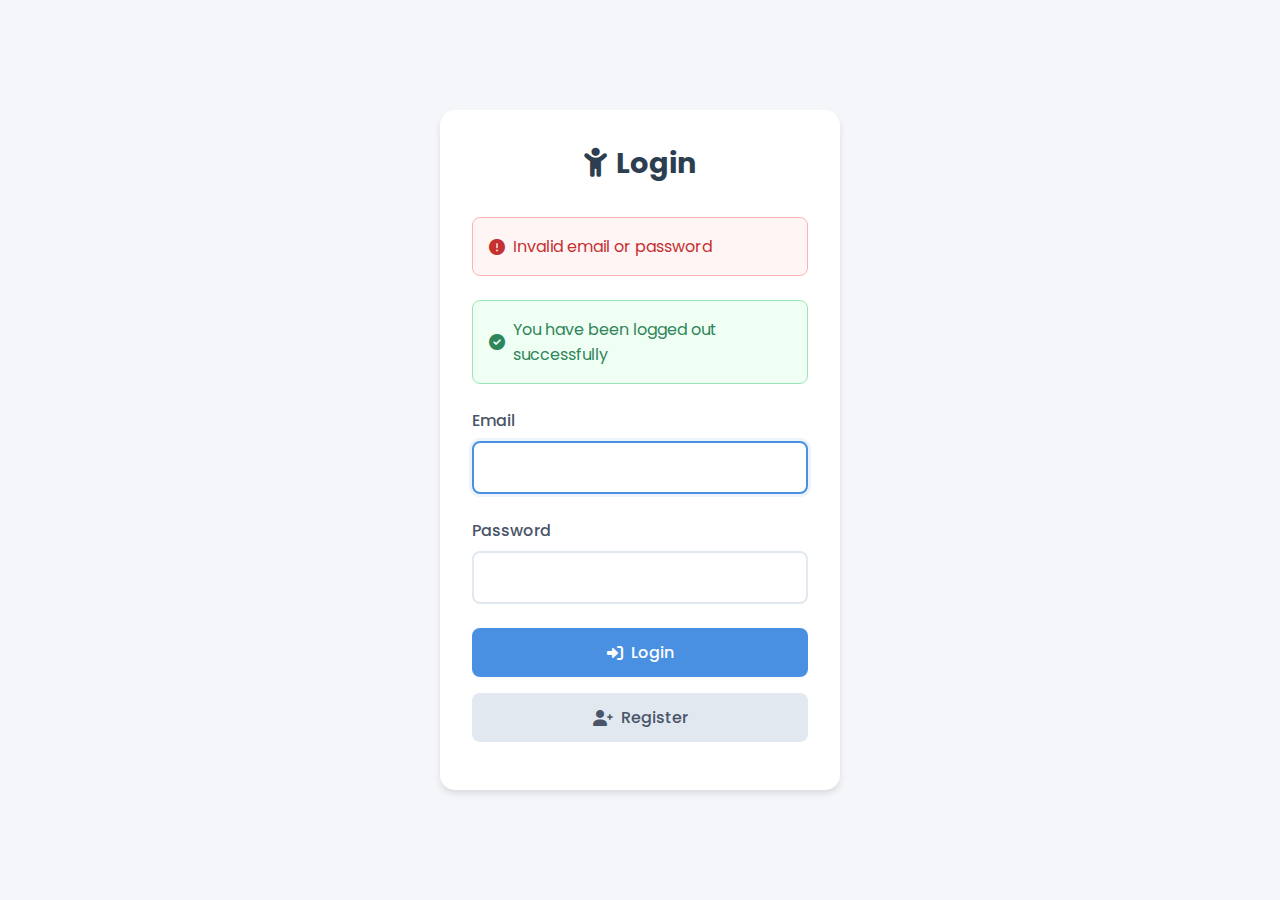
<file: src/main/resources/templates/login.html>
<!DOCTYPE html>
<html xmlns:th="http://www.thymeleaf.org">
<head>
    <title>Login - Daycare Manager</title>
    <link href="https://fonts.googleapis.com/css2?family=Poppins:wght@300;400;500;600&display=swap" rel="stylesheet">
    <link rel="stylesheet" href="https://cdnjs.cloudflare.com/ajax/libs/font-awesome/6.0.0/css/all.min.css">
    <style>
        * {
            margin: 0;
            padding: 0;
            box-sizing: border-box;
            font-family: 'Poppins', sans-serif;
        }

        body {
            background-color: #f5f6fa;
            min-height: 100vh;
            display: flex;
            align-items: center;
            justify-content: center;
        }

        .login-container {
            background: white;
            padding: 2rem;
            border-radius: 15px;
            box-shadow: 0 4px 6px rgba(0, 0, 0, 0.1);
            width: 100%;
            max-width: 400px;
            margin: 1rem;
        }

        .login-header {
            text-align: center;
            margin-bottom: 2rem;
        }

        .login-header h1 {
            color: #2c3e50;
            font-size: 1.8rem;
            margin-bottom: 0.5rem;
            display: flex;
            align-items: center;
            justify-content: center;
            gap: 0.5rem;
        }

        .form-group {
            margin-bottom: 1.5rem;
        }

        label {
            display: block;
            color: #4a5568;
            margin-bottom: 0.5rem;
            font-weight: 500;
        }

        input {
            width: 100%;
            padding: 0.75rem 1rem;
            border: 2px solid #e2e8f0;
            border-radius: 8px;
            font-size: 1rem;
            transition: all 0.3s;
        }

        input:focus {
            outline: none;
            border-color: #4a90e2;
            box-shadow: 0 0 0 3px rgba(74, 144, 226, 0.1);
        }

        .alert {
            padding: 1rem;
            border-radius: 8px;
            margin-bottom: 1.5rem;
            display: flex;
            align-items: center;
            gap: 0.5rem;
        }

        .alert-error {
            background-color: #fff5f5;
            color: #c53030;
            border: 1px solid #feb2b2;
        }

        .alert-success {
            background-color: #f0fff4;
            color: #2f855a;
            border: 1px solid #9ae6b4;
        }

        .btn {
            width: 100%;
            padding: 0.75rem 1.5rem;
            border-radius: 8px;
            font-weight: 500;
            cursor: pointer;
            display: flex;
            align-items: center;
            justify-content: center;
            gap: 0.5rem;
            transition: all 0.3s;
            text-decoration: none;
            border: none;
            font-size: 1rem;
            margin-bottom: 1rem;
        }

        .btn-primary {
            background: #4a90e2;
            color: white;
        }

        .btn-secondary {
            background: #e2e8f0;
            color: #4a5568;
        }

        .btn:hover {
            transform: translateY(-1px);
        }

        .btn-primary:hover {
            background: #357abd;
        }

        .btn-secondary:hover {
            background: #cbd5e0;
        }
    </style>
</head>
<body>
    <div class="login-container">
        <div class="login-header">
            <h1>
                <i class="fas fa-child"></i>
                Login
            </h1>
        </div>

        <div th:if="${param.error}" class="alert alert-error">
            <i class="fas fa-exclamation-circle"></i>
            Invalid email or password
        </div>

        <div th:if="${param.logout}" class="alert alert-success">
            <i class="fas fa-check-circle"></i>
            You have been logged out successfully
        </div>

        <form th:action="@{/login}" method="post">
            <div class="form-group">
                <label for="username">Email</label>
                <input type="email" id="username" name="username" required autofocus>
            </div>

            <div class="form-group">
                <label for="password">Password</label>
                <input type="password" id="password" name="password" required>
            </div>

            <button type="submit" class="btn btn-primary">
                <i class="fas fa-sign-in-alt"></i>
                Login
            </button>

            <a href="/register" class="btn btn-secondary">
                <i class="fas fa-user-plus"></i>
                Register
            </a>
        </form>
    </div>
</body>
</html>
</file>
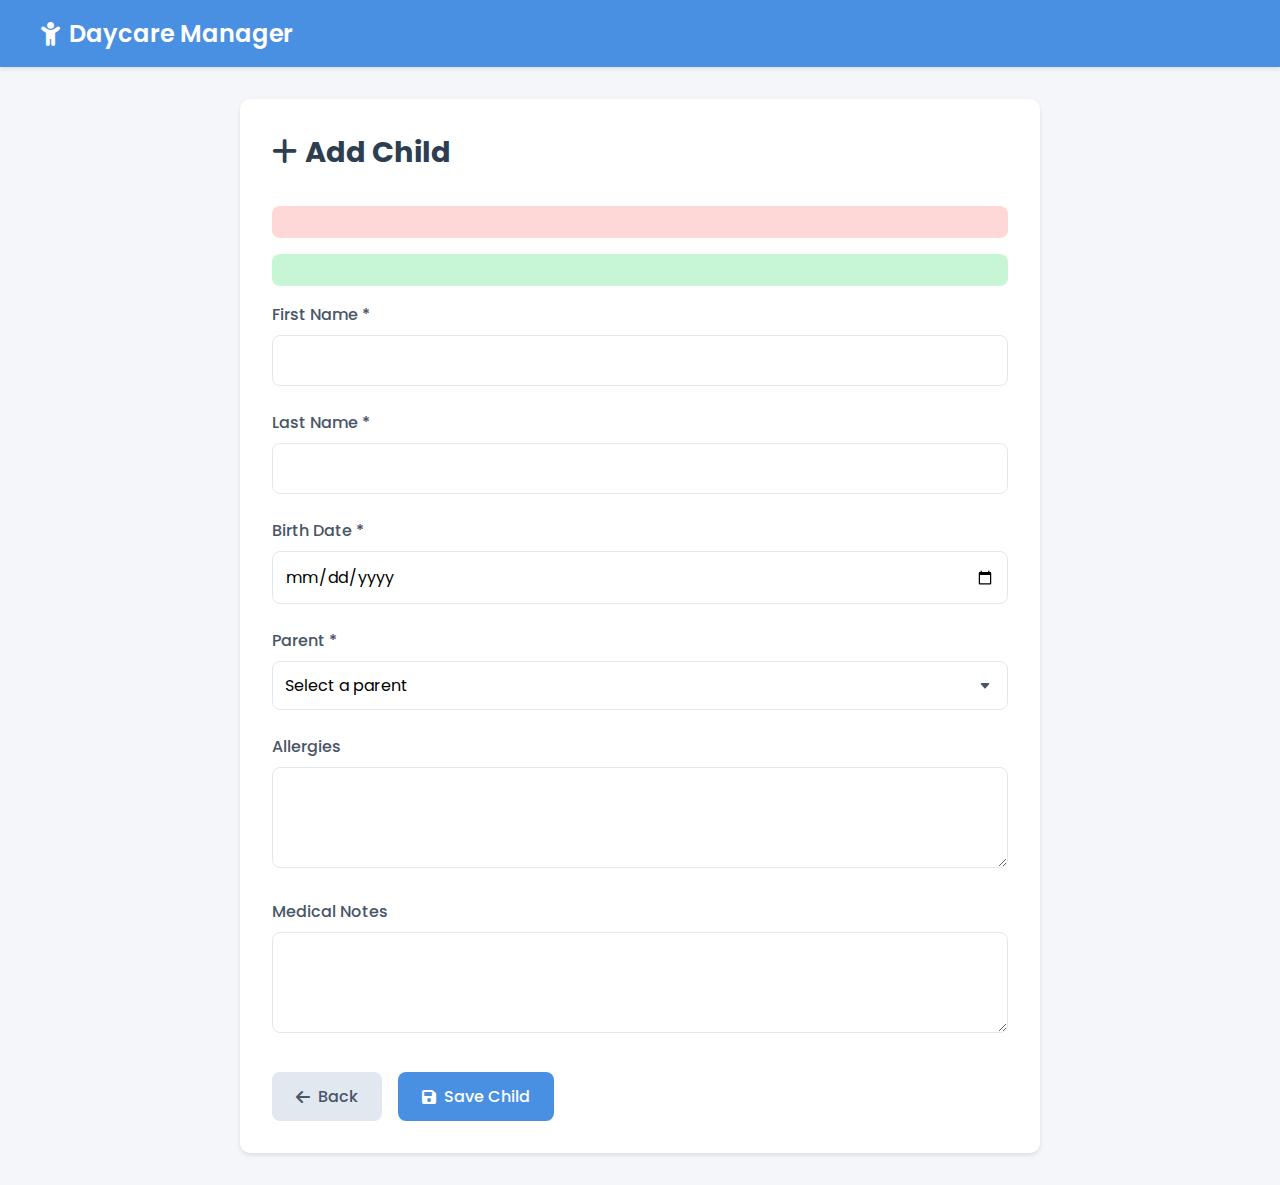
<file: src/main/resources/templates/admin/add-child.html>
<!DOCTYPE html>
<html xmlns:th="http://www.thymeleaf.org">
<head>
    <title>Add Child - Admin Dashboard</title>
    <link href="https://fonts.googleapis.com/css2?family=Poppins:wght@300;400;500;600&display=swap" rel="stylesheet">
    <link rel="stylesheet" href="https://cdnjs.cloudflare.com/ajax/libs/font-awesome/6.0.0/css/all.min.css">
    <style>
        * {
            margin: 0;
            padding: 0;
            box-sizing: border-box;
            font-family: 'Poppins', sans-serif;
        }

        body {
            background-color: #f5f6fa;
            min-height: 100vh;
        }

        .navbar {
            background: #4a90e2;
            padding: 1rem 2rem;
            color: white;
            box-shadow: 0 2px 4px rgba(0,0,0,0.1);
        }

        .navbar-content {
            max-width: 1200px;
            margin: 0 auto;
            display: flex;
            justify-content: space-between;
            align-items: center;
        }

        .logo {
            font-size: 1.5rem;
            font-weight: 600;
            display: flex;
            align-items: center;
            gap: 0.5rem;
        }

        .container {
            max-width: 800px;
            margin: 2rem auto;
            padding: 2rem;
            background: white;
            border-radius: 10px;
            box-shadow: 0 2px 4px rgba(0,0,0,0.1);
        }

        .form-header {
            margin-bottom: 2rem;
        }

        .form-header h1 {
            color: #2c3e50;
            font-size: 1.8rem;
            display: flex;
            align-items: center;
            gap: 0.5rem;
        }

        .form-group {
            margin-bottom: 1.5rem;
        }

        label {
            display: block;
            margin-bottom: 0.5rem;
            color: #4a5568;
            font-weight: 500;
        }

        input, textarea, select {
            width: 100%;
            padding: 0.75rem;
            border: 1px solid #e2e8f0;
            border-radius: 8px;
            font-size: 1rem;
            background-color: white;
        }

        input:focus, textarea:focus, select:focus {
            outline: none;
            border-color: #4a90e2;
            box-shadow: 0 0 0 3px rgba(74, 144, 226, 0.1);
        }

        .btn {
            padding: 0.75rem 1.5rem;
            border-radius: 8px;
            font-weight: 500;
            cursor: pointer;
            display: inline-flex;
            align-items: center;
            gap: 0.5rem;
            font-size: 1rem;
            text-decoration: none;
        }

        .btn-primary {
            background: #4a90e2;
            color: white;
            border: none;
        }

        .btn-secondary {
            background: #e2e8f0;
            color: #4a5568;
            border: none;
        }

        .error-message {
            color: #e53e3e;
            font-size: 0.875rem;
            margin-top: 0.25rem;
            display: none;
        }

        .buttons {
            display: flex;
            gap: 1rem;
            margin-top: 2rem;
        }

        .alert {
            padding: 1rem;
            border-radius: 8px;
            margin-bottom: 1rem;
        }

        .alert-error {
            background: #fed7d7;
            color: #c53030;
        }

        .alert-success {
            background: #c6f6d5;
            color: #2f855a;
        }

        select {
            appearance: none;
            background-image: url("data:image/svg+xml,%3Csvg xmlns='http://www.w3.org/2000/svg' width='12' height='12' fill='%234a5568' viewBox='0 0 16 16'%3E%3Cpath d='M7.247 11.14L2.451 5.658C1.885 5.013 2.345 4 3.204 4h9.592a1 1 0 0 1 .753 1.659l-4.796 5.48a1 1 0 0 1-1.506 0z'/%3E%3C/svg%3E");
            background-repeat: no-repeat;
            background-position: right 1rem center;
            padding-right: 2.5rem;
        }
    </style>
</head>
<body>
    <nav class="navbar">
        <div class="navbar-content">
            <div class="logo">
                <i class="fas fa-child"></i>
                Daycare Manager
            </div>
        </div>
    </nav>

    <div class="container">
        <div class="form-header">
            <h1><i class="fas fa-plus"></i> Add Child</h1>
        </div>

        <div th:if="${error}" class="alert alert-error" th:text="${error}"></div>
        <div th:if="${success}" class="alert alert-success" th:text="${success}"></div>

        <form th:action="@{/admin/add-child}" method="post" onsubmit="return validateForm()">
            <div class="form-group">
                <label for="firstName">First Name *</label>
                <input type="text" id="firstName" name="firstName" required>
            </div>

            <div class="form-group">
                <label for="lastName">Last Name *</label>
                <input type="text" id="lastName" name="lastName" required>
            </div>

            <div class="form-group">
                <label for="birthDate">Birth Date *</label>
                <input type="date" id="birthDate" name="birthDate" required>
                <div id="ageError" class="error-message"></div>
            </div>

            <div class="form-group">
                <label for="parentId">Parent *</label>
                <select id="parentId" name="parentId" required>
                    <option value="">Select a parent</option>
                    <option th:each="parent : ${parents}"
                            th:value="${parent.id}"
                            th:text="${parent.email}">
                    </option>
                </select>
            </div>

            <div class="form-group">
                <label for="allergies">Allergies</label>
                <textarea id="allergies" name="allergies" rows="3"></textarea>
            </div>

            <div class="form-group">
                <label for="medicalNotes">Medical Notes</label>
                <textarea id="medicalNotes" name="medicalNotes" rows="3"></textarea>
            </div>

            <div class="buttons">
                <a href="/admin/dashboard" class="btn btn-secondary">
                    <i class="fas fa-arrow-left"></i> Back
                </a>
                <button type="submit" class="btn btn-primary">
                    <i class="fas fa-save"></i> Save Child
                </button>
            </div>
        </form>
    </div>

    <script>
        function validateForm() {
            const birthDate = new Date(document.getElementById('birthDate').value);
            const now = new Date();
            
            // Calculate age in months
            let months = (now.getFullYear() - birthDate.getFullYear()) * 12;
            months -= birthDate.getMonth();
            months += now.getMonth();
            
            // Calculate years for maximum age check
            const years = months / 12;
            
            const errorElement = document.getElementById('ageError');
            
            if (months < 3 || years > 6) {
                errorElement.textContent = "Child's age must be between 3 months and 6 years";
                errorElement.style.display = 'block';
                return false;
            }
            
            errorElement.style.display = 'none';
            return true;
        }

        // Add event listener to birthDate input for real-time validation
        document.getElementById('birthDate').addEventListener('change', function() {
            validateForm();
        });
    </script>
</body>
</html>
</file>
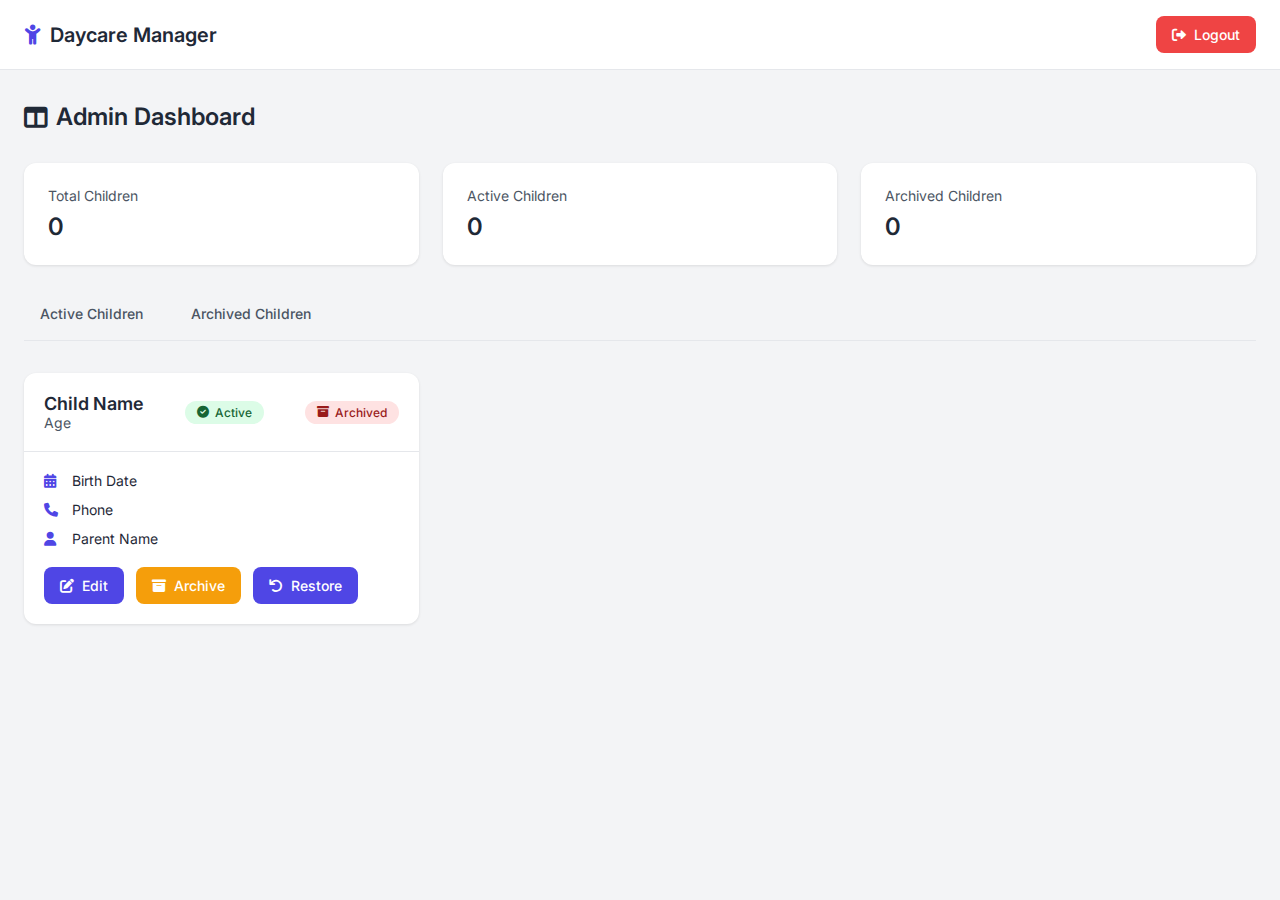
<file: src/main/resources/templates/admin/dashboard.html>
<!DOCTYPE html>
<html xmlns:th="http://www.thymeleaf.org">
<head>
    <title>Admin Dashboard - Daycare Manager</title>
    <link href="https://fonts.googleapis.com/css2?family=Inter:wght@400;500;600;700&display=swap" rel="stylesheet">
    <link rel="stylesheet" href="https://cdnjs.cloudflare.com/ajax/libs/font-awesome/6.0.0/css/all.min.css">
    <style>
        :root {
            --primary-color: #4f46e5;
            --primary-hover: #4338ca;
            --success-color: #22c55e;
            --warning-color: #f59e0b;
            --danger-color: #ef4444;
            --gray-50: #f9fafb;
            --gray-100: #f3f4f6;
            --gray-200: #e5e7eb;
            --gray-300: #d1d5db;
            --gray-600: #4b5563;
            --gray-700: #374151;
            --gray-800: #1f2937;
        }

        * {
            margin: 0;
            padding: 0;
            box-sizing: border-box;
            font-family: 'Inter', sans-serif;
        }

        body {
            background-color: var(--gray-100);
            min-height: 100vh;
            color: var(--gray-800);
        }

        .navbar {
            background: white;
            padding: 1rem 0;
            border-bottom: 1px solid var(--gray-200);
            position: sticky;
            top: 0;
            z-index: 100;
        }

        .navbar-content {
            max-width: 1280px;
            margin: 0 auto;
            padding: 0 1.5rem;
            display: flex;
            justify-content: space-between;
            align-items: center;
        }

        .logo {
            font-size: 1.25rem;
            font-weight: 600;
            color: var(--gray-800);
            display: flex;
            align-items: center;
            gap: 0.5rem;
            text-decoration: none;
        }

        .logo i {
            color: var(--primary-color);
        }

        .container {
            max-width: 1280px;
            margin: 2rem auto;
            padding: 0 1.5rem;
        }

        .dashboard-header {
            display: flex;
            justify-content: space-between;
            align-items: center;
            margin-bottom: 2rem;
        }

        .dashboard-title {
            font-size: 1.5rem;
            font-weight: 600;
            color: var(--gray-800);
            display: flex;
            align-items: center;
            gap: 0.5rem;
        }

        .stats-grid {
            display: grid;
            grid-template-columns: repeat(auto-fit, minmax(250px, 1fr));
            gap: 1.5rem;
            margin-bottom: 2rem;
        }

        .stat-card {
            background: white;
            padding: 1.5rem;
            border-radius: 0.75rem;
            box-shadow: 0 1px 3px rgba(0, 0, 0, 0.1);
        }

        .stat-title {
            font-size: 0.875rem;
            color: var(--gray-600);
            margin-bottom: 0.5rem;
        }

        .stat-value {
            font-size: 1.5rem;
            font-weight: 600;
            color: var(--gray-800);
        }

        .children-grid {
            display: grid;
            grid-template-columns: repeat(auto-fill, minmax(300px, 1fr));
            gap: 1.5rem;
        }

        .child-card {
            background: white;
            border-radius: 0.75rem;
            box-shadow: 0 1px 3px rgba(0, 0, 0, 0.1);
            overflow: hidden;
            transition: transform 0.2s;
        }

        .child-card:hover {
            transform: translateY(-2px);
        }

        .child-header {
            padding: 1.25rem;
            border-bottom: 1px solid var(--gray-200);
            display: flex;
            justify-content: space-between;
            align-items: center;
        }

        .child-name {
            font-size: 1.125rem;
            font-weight: 600;
            color: var(--gray-800);
        }

        .child-age {
            font-size: 0.875rem;
            color: var(--gray-600);
        }

        .child-content {
            padding: 1.25rem;
        }

        .child-info {
            display: grid;
            gap: 0.75rem;
            margin-bottom: 1.25rem;
        }

        .info-item {
            display: flex;
            align-items: center;
            gap: 0.5rem;
            font-size: 0.875rem;
        }

        .info-item i {
            color: var(--primary-color);
            width: 1.25rem;
        }

        .child-actions {
            display: flex;
            gap: 0.75rem;
        }

        .btn {
            display: inline-flex;
            align-items: center;
            gap: 0.5rem;
            padding: 0.625rem 1rem;
            font-size: 0.875rem;
            font-weight: 500;
            border-radius: 0.5rem;
            border: none;
            cursor: pointer;
            transition: all 0.2s;
            text-decoration: none;
        }

        .btn-primary {
            background: var(--primary-color);
            color: white;
        }

        .btn-primary:hover {
            background: var(--primary-hover);
        }

        .btn-warning {
            background: var(--warning-color);
            color: white;
        }

        .btn-warning:hover {
            background: #d97706;
        }

        .btn-danger {
            background: var(--danger-color);
            color: white;
        }

        .btn-danger:hover {
            background: #dc2626;
        }

        .status-badge {
            display: inline-flex;
            align-items: center;
            gap: 0.375rem;
            padding: 0.25rem 0.75rem;
            border-radius: 9999px;
            font-size: 0.75rem;
            font-weight: 500;
        }

        .status-active {
            background: #dcfce7;
            color: #166534;
        }

        .status-archived {
            background: #fee2e2;
            color: #991b1b;
        }

        .tabs {
            display: flex;
            gap: 1rem;
            margin-bottom: 2rem;
            border-bottom: 1px solid var(--gray-200);
            padding-bottom: 0.5rem;
        }

        .tab {
            padding: 0.5rem 1rem;
            font-size: 0.875rem;
            font-weight: 500;
            color: var(--gray-600);
            cursor: pointer;
            border-bottom: 2px solid transparent;
            transition: all 0.2s;
        }

        .tab.active {
            color: var(--primary-color);
            border-bottom-color: var(--primary-color);
        }

        @media (max-width: 768px) {
            .dashboard-header {
                flex-direction: column;
                gap: 1rem;
            }

            .stats-grid {
                grid-template-columns: 1fr;
            }

            .children-grid {
                grid-template-columns: 1fr;
            }

            .child-actions {
                flex-direction: column;
            }

            .child-actions .btn {
                width: 100%;
                justify-content: center;
            }
        }
    </style>
</head>
<body>
    <nav class="navbar">
        <div class="navbar-content">
            <a href="/admin/dashboard" class="logo">
                <i class="fas fa-child"></i>
                Daycare Manager
            </a>
            <form th:action="@{/logout}" method="post" style="margin: 0;">
                <button type="submit" class="btn btn-danger">
                    <i class="fas fa-sign-out-alt"></i>
                    Logout
                </button>
            </form>
        </div>
    </nav>

    <div class="container">
        <div class="dashboard-header">
            <h1 class="dashboard-title">
                <i class="fas fa-columns"></i>
                Admin Dashboard
            </h1>
        </div>

        <div class="stats-grid">
            <div class="stat-card">
                <div class="stat-title">Total Children</div>
                <div class="stat-value" th:text="${totalChildren}">0</div>
            </div>
            <div class="stat-card">
                <div class="stat-title">Active Children</div>
                <div class="stat-value" th:text="${activeChildren}">0</div>
            </div>
            <div class="stat-card">
                <div class="stat-title">Archived Children</div>
                <div class="stat-value" th:text="${archivedChildren}">0</div>
            </div>
        </div>

        <div class="tabs">
            <a th:href="@{/admin/dashboard}" class="tab" th:classappend="${!showArchived ? 'active' : ''}">Active Children</a>
            <a th:href="@{/admin/dashboard?showArchived=true}" class="tab" th:classappend="${showArchived ? 'active' : ''}">Archived Children</a>
        </div>

        <div class="children-grid">
            <div th:each="child : ${children}" class="child-card">
                <div class="child-header">
                    <div>
                        <div class="child-name" th:text="${child.firstName + ' ' + child.lastName}">Child Name</div>
                        <div class="child-age" th:text="${childAges.get(child.id)}">Age</div>
                    </div>
                    <span th:if="${child.active}" class="status-badge status-active">
                        <i class="fas fa-check-circle"></i> Active
                    </span>
                    <span th:unless="${child.active}" class="status-badge status-archived">
                        <i class="fas fa-archive"></i> Archived
                    </span>
                </div>
                <div class="child-content">
                    <div class="child-info">
                        <div class="info-item">
                            <i class="fas fa-calendar-alt"></i>
                            <span th:text="${formattedBirthDates.get(child.id)}">Birth Date</span>
                        </div>
                        <div class="info-item">
                            <i class="fas fa-phone"></i>
                            <span th:text="${child.phoneNumber}">Phone</span>
                        </div>
                        <div class="info-item">
                            <i class="fas fa-user"></i>
                            <span th:text="${child.parent.firstName + ' ' + child.parent.lastName}">Parent Name</span>
                        </div>
                    </div>
                    <div class="child-actions">
                        <a th:href="@{/admin/edit-child/{id}(id=${child.id})}" class="btn btn-primary">
                            <i class="fas fa-edit"></i> Edit
                        </a>
                        <form th:if="${child.active}" th:action="@{/admin/archive-child/{id}(id=${child.id})}" method="post" style="margin: 0; display: inline;">
                            <button type="submit" class="btn btn-warning">
                                <i class="fas fa-archive"></i>
                                Archive
                            </button>
                        </form>
                        <form th:unless="${child.active}" th:action="@{/admin/restore-child/{id}(id=${child.id})}" method="post" style="margin: 0; display: inline;">
                            <button type="submit" class="btn btn-primary">
                                <i class="fas fa-undo"></i>
                                Restore
                            </button>
                        </form>
                    </div>
                </div>
            </div>
        </div>
    </div>
</body>
</html>
</file>
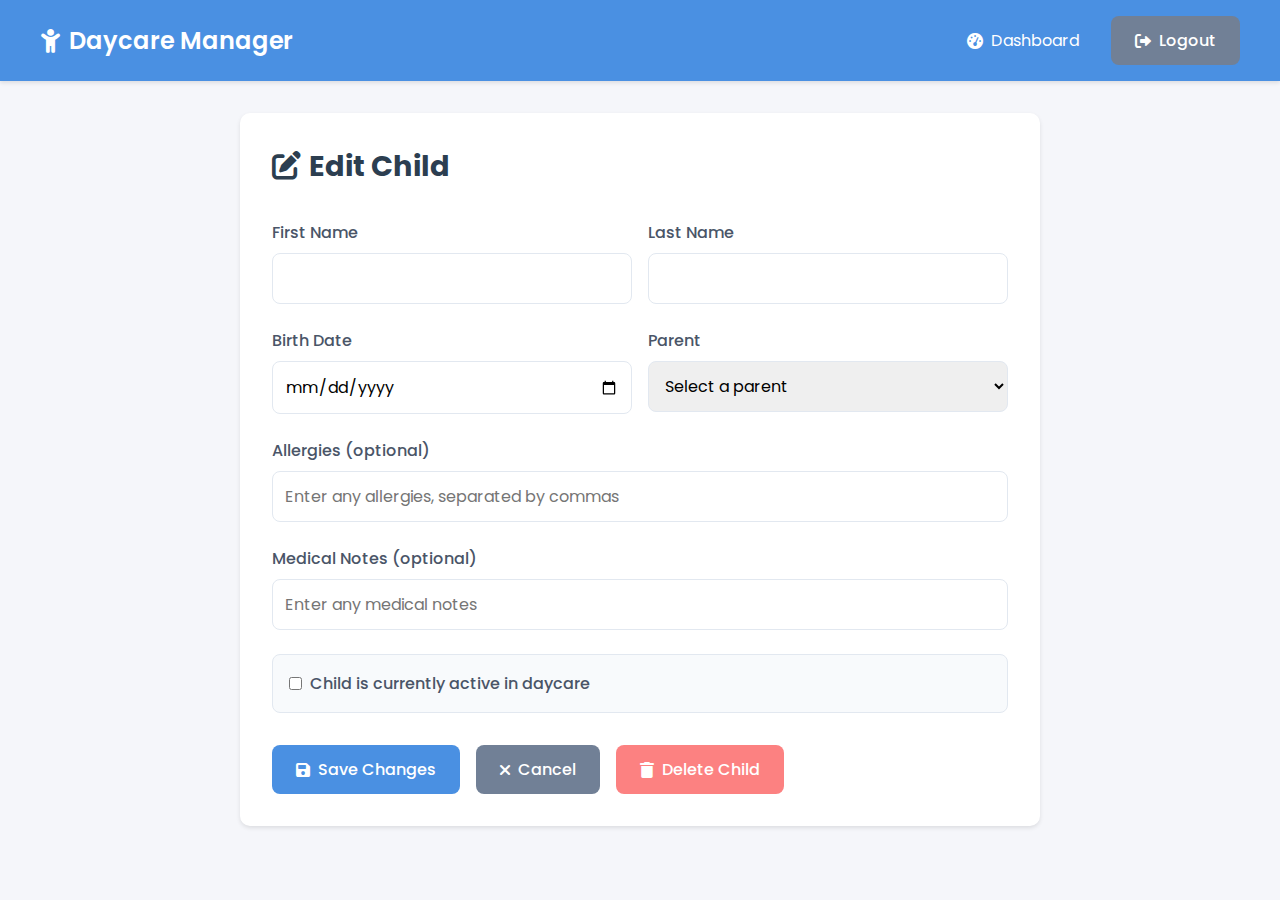
<file: src/main/resources/templates/admin/edit-child.html>
<!DOCTYPE html>
<html xmlns:th="http://www.thymeleaf.org">
<head>
    <title>Edit Child - Daycare Manager</title>
    <link href="https://fonts.googleapis.com/css2?family=Poppins:wght@300;400;500;600&display=swap" rel="stylesheet">
    <link rel="stylesheet" href="https://cdnjs.cloudflare.com/ajax/libs/font-awesome/6.0.0/css/all.min.css">
    <style>
        * {
            margin: 0;
            padding: 0;
            box-sizing: border-box;
            font-family: 'Poppins', sans-serif;
        }

        body {
            background-color: #f5f6fa;
            min-height: 100vh;
        }

        .navbar {
            background: #4a90e2;
            padding: 1rem 2rem;
            color: white;
            box-shadow: 0 2px 4px rgba(0,0,0,0.1);
        }

        .navbar-content {
            max-width: 1200px;
            margin: 0 auto;
            display: flex;
            justify-content: space-between;
            align-items: center;
        }

        .logo {
            font-size: 1.5rem;
            font-weight: 600;
            display: flex;
            align-items: center;
            gap: 0.5rem;
        }

        .nav-links {
            display: flex;
            gap: 2rem;
            align-items: center;
        }

        .nav-links a {
            color: white;
            text-decoration: none;
            display: flex;
            align-items: center;
            gap: 0.5rem;
        }

        .container {
            max-width: 800px;
            margin: 2rem auto;
            padding: 2rem;
            background: white;
            border-radius: 10px;
            box-shadow: 0 2px 4px rgba(0,0,0,0.1);
        }

        .form-header {
            margin-bottom: 2rem;
            color: #2c3e50;
        }

        .form-header h1 {
            font-size: 1.8rem;
            display: flex;
            align-items: center;
            gap: 0.5rem;
        }

        .form-group {
            margin-bottom: 1.5rem;
        }

        .form-group label {
            display: block;
            margin-bottom: 0.5rem;
            color: #4a5568;
            font-weight: 500;
        }

        .form-group input,
        .form-group select {
            width: 100%;
            padding: 0.75rem;
            border: 1px solid #e2e8f0;
            border-radius: 8px;
            font-size: 1rem;
            transition: border-color 0.2s;
        }

        .form-group input:focus,
        .form-group select:focus {
            outline: none;
            border-color: #4a90e2;
        }

        .form-row {
            display: grid;
            grid-template-columns: 1fr 1fr;
            gap: 1rem;
        }

        .btn {
            padding: 0.75rem 1.5rem;
            border-radius: 8px;
            font-weight: 500;
            cursor: pointer;
            display: inline-flex;
            align-items: center;
            gap: 0.5rem;
            text-decoration: none;
            font-size: 1rem;
            border: none;
        }

        .btn-primary {
            background: #4a90e2;
            color: white;
        }

        .btn-secondary {
            background: #718096;
            color: white;
        }

        .btn-danger {
            background: #fc8181;
            color: white;
        }

        .btn:hover {
            opacity: 0.9;
        }

        .form-actions {
            display: flex;
            gap: 1rem;
            margin-top: 2rem;
        }

        .status-toggle {
            margin-top: 1rem;
            padding: 1rem;
            background: #f8fafc;
            border-radius: 8px;
            border: 1px solid #e2e8f0;
        }

        .status-toggle label {
            display: flex;
            align-items: center;
            gap: 0.5rem;
            color: #4a5568;
            font-weight: 500;
            cursor: pointer;
        }

        .status-toggle input[type="checkbox"] {
            width: auto;
        }

        @media (max-width: 768px) {
            .container {
                margin: 1rem;
                padding: 1rem;
            }

            .form-row {
                grid-template-columns: 1fr;
            }
        }
    </style>
</head>
<body>
    <nav class="navbar">
        <div class="navbar-content">
            <div class="logo">
                <i class="fas fa-child"></i>
                Daycare Manager
            </div>
            <div class="nav-links">
                <a href="/admin/dashboard">
                    <i class="fas fa-tachometer-alt"></i>
                    Dashboard
                </a>
                <form th:action="@{/logout}" method="post" style="margin: 0;">
                    <button type="submit" class="btn btn-secondary">
                        <i class="fas fa-sign-out-alt"></i>
                        Logout
                    </button>
                </form>
            </div>
        </div>
    </nav>

    <div class="container">
        <div class="form-header">
            <h1>
                <i class="fas fa-edit"></i>
                Edit Child
            </h1>
        </div>

        <form th:action="@{/admin/edit-child/{id}(id=${child.id})}" method="post" th:object="${child}">
            <div class="form-row">
                <div class="form-group">
                    <label for="firstName">First Name</label>
                    <input type="text" id="firstName" name="firstName" th:field="*{firstName}" required>
                </div>
                <div class="form-group">
                    <label for="lastName">Last Name</label>
                    <input type="text" id="lastName" name="lastName" th:field="*{lastName}" required>
                </div>
            </div>

            <div class="form-row">
                <div class="form-group">
                    <label for="birthDate">Birth Date</label>
                    <input type="date" id="birthDate" name="birthDate" th:field="*{birthDate}" required>
                </div>
                <div class="form-group">
                    <label for="parent">Parent</label>
                    <select id="parent" name="parentId" required>
                        <option value="">Select a parent</option>
                        <option th:each="parent : ${parents}"
                                th:value="${parent.id}"
                                th:text="${parent.email}"
                                th:selected="${child.parent != null && child.parent.id == parent.id}">
                            parent@example.com
                        </option>
                    </select>
                </div>
            </div>

            <div class="form-group">
                <label for="allergies">Allergies (optional)</label>
                <input type="text" id="allergies" name="allergies" th:field="*{allergies}" 
                       placeholder="Enter any allergies, separated by commas">
            </div>

            <div class="form-group">
                <label for="medicalNotes">Medical Notes (optional)</label>
                <input type="text" id="medicalNotes" name="medicalNotes" th:field="*{medicalNotes}" 
                       placeholder="Enter any medical notes">
            </div>

            <div class="status-toggle">
                <label>
                    <input type="checkbox" name="active" th:field="*{active}">
                    Child is currently active in daycare
                </label>
            </div>

            <div class="form-actions">
                <button type="submit" class="btn btn-primary">
                    <i class="fas fa-save"></i>
                    Save Changes
                </button>
                <a href="/admin/dashboard" class="btn btn-secondary">
                    <i class="fas fa-times"></i>
                    Cancel
                </a>
                <button type="button" class="btn btn-danger" 
                        th:onclick="'if(confirm(\'Are you sure you want to delete this child?\')) { window.location.href=\'' + @{/admin/delete-child/{id}(id=${child.id})} + '\'; }'">
                    <i class="fas fa-trash"></i>
                    Delete Child
                </button>
            </div>
        </form>
    </div>
</body>
</html>
</file>
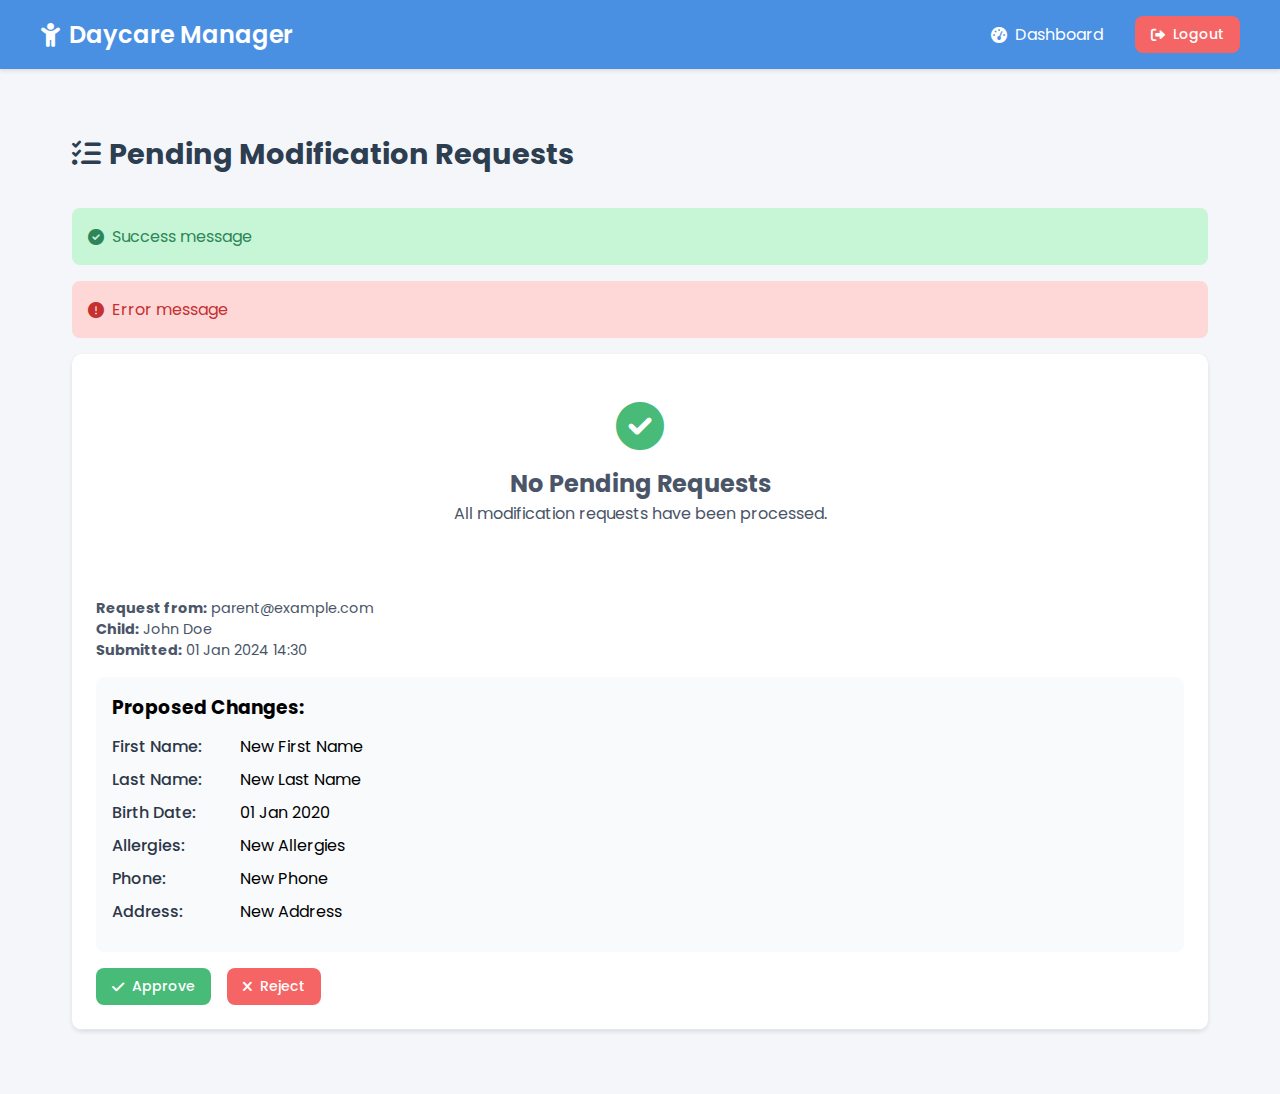
<file: src/main/resources/templates/admin/modification-requests.html>
<!DOCTYPE html>
<html xmlns:th="http://www.thymeleaf.org">
<head>
    <title>Modification Requests - Daycare Manager</title>
    <link href="https://fonts.googleapis.com/css2?family=Poppins:wght@300;400;500;600&display=swap" rel="stylesheet">
    <link rel="stylesheet" href="https://cdnjs.cloudflare.com/ajax/libs/font-awesome/6.0.0/css/all.min.css">
    <style>
        * {
            margin: 0;
            padding: 0;
            box-sizing: border-box;
            font-family: 'Poppins', sans-serif;
        }

        body {
            background-color: #f5f6fa;
            min-height: 100vh;
        }

        .navbar {
            background: #4a90e2;
            padding: 1rem 2rem;
            color: white;
            box-shadow: 0 2px 4px rgba(0,0,0,0.1);
        }

        .navbar-content {
            max-width: 1200px;
            margin: 0 auto;
            display: flex;
            justify-content: space-between;
            align-items: center;
        }

        .logo {
            font-size: 1.5rem;
            font-weight: 600;
            display: flex;
            align-items: center;
            gap: 0.5rem;
        }

        .nav-links {
            display: flex;
            gap: 2rem;
            align-items: center;
        }

        .nav-links a {
            color: white;
            text-decoration: none;
            display: flex;
            align-items: center;
            gap: 0.5rem;
        }

        .container {
            max-width: 1200px;
            margin: 2rem auto;
            padding: 2rem;
        }

        .page-header {
            margin-bottom: 2rem;
            display: flex;
            justify-content: space-between;
            align-items: center;
        }

        .page-title {
            color: #2c3e50;
            font-size: 1.8rem;
            display: flex;
            align-items: center;
            gap: 0.5rem;
        }

        .requests-list {
            background: white;
            border-radius: 10px;
            box-shadow: 0 2px 4px rgba(0,0,0,0.1);
            overflow: hidden;
        }

        .request-card {
            padding: 1.5rem;
            border-bottom: 1px solid #e2e8f0;
        }

        .request-header {
            display: flex;
            justify-content: space-between;
            align-items: center;
            margin-bottom: 1rem;
        }

        .request-info {
            font-size: 0.9rem;
            color: #4a5568;
        }

        .request-details {
            background: #f8fafc;
            padding: 1rem;
            border-radius: 8px;
            margin: 1rem 0;
        }

        .changes-list {
            list-style: none;
            margin: 0.5rem 0;
        }

        .changes-list li {
            padding: 0.25rem 0;
            display: flex;
            gap: 0.5rem;
        }

        .field-name {
            font-weight: 500;
            color: #2d3748;
            min-width: 120px;
        }

        .actions {
            display: flex;
            gap: 1rem;
            margin-top: 1rem;
        }

        .btn {
            padding: 0.5rem 1rem;
            border-radius: 8px;
            font-weight: 500;
            cursor: pointer;
            display: inline-flex;
            align-items: center;
            gap: 0.5rem;
            border: none;
            font-size: 0.875rem;
        }

        .btn-approve {
            background: #48bb78;
            color: white;
        }

        .btn-reject {
            background: #f56565;
            color: white;
        }

        .no-requests {
            text-align: center;
            padding: 3rem;
            color: #4a5568;
        }

        .alert {
            padding: 1rem;
            border-radius: 8px;
            margin-bottom: 1rem;
            display: flex;
            align-items: center;
            gap: 0.5rem;
        }

        .alert-success {
            background: #c6f6d5;
            color: #2f855a;
        }

        .alert-error {
            background: #fed7d7;
            color: #c53030;
        }

        @media (max-width: 768px) {
            .container {
                margin: 1rem;
                padding: 1rem;
            }
        }
    </style>
</head>
<body>
    <nav class="navbar">
        <div class="navbar-content">
            <div class="logo">
                <i class="fas fa-child"></i>
                Daycare Manager
            </div>
            <div class="nav-links">
                <a href="/admin/dashboard">
                    <i class="fas fa-tachometer-alt"></i>
                    Dashboard
                </a>
                <form th:action="@{/logout}" method="post" style="margin: 0;">
                    <button type="submit" class="btn btn-reject">
                        <i class="fas fa-sign-out-alt"></i>
                        Logout
                    </button>
                </form>
            </div>
        </div>
    </nav>

    <div class="container">
        <div class="page-header">
            <h1 class="page-title">
                <i class="fas fa-tasks"></i>
                Pending Modification Requests
            </h1>
        </div>

        <div th:if="${success}" class="alert alert-success">
            <i class="fas fa-check-circle"></i>
            <span th:text="${success}">Success message</span>
        </div>

        <div th:if="${error}" class="alert alert-error">
            <i class="fas fa-exclamation-circle"></i>
            <span th:text="${error}">Error message</span>
        </div>

        <div class="requests-list">
            <div th:if="${#lists.isEmpty(pendingRequests)}" class="no-requests">
                <i class="fas fa-check-circle" style="font-size: 3rem; color: #48bb78; margin-bottom: 1rem;"></i>
                <h2>No Pending Requests</h2>
                <p>All modification requests have been processed.</p>
            </div>

            <div th:each="request : ${pendingRequests}" class="request-card">
                <div class="request-header">
                    <div class="request-info">
                        <strong>Request from:</strong> <span th:text="${request.parent.email}">parent@example.com</span><br>
                        <strong>Child:</strong> <span th:text="${request.child.firstName + ' ' + request.child.lastName}">John Doe</span><br>
                        <strong>Submitted:</strong> <span th:text="${#temporals.format(request.requestDate, 'dd MMM yyyy HH:mm')}">01 Jan 2024 14:30</span>
                    </div>
                </div>

                <div class="request-details">
                    <h3>Proposed Changes:</h3>
                    <ul class="changes-list">
                        <li th:with="changes=${T(com.fasterxml.jackson.databind.ObjectMapper).readValue(request.proposedChanges, T(com.example.gestion_creche.model.Child))}">
                            <span class="field-name">First Name:</span>
                            <span th:text="${changes.firstName}">New First Name</span>
                        </li>
                        <li th:with="changes=${T(com.fasterxml.jackson.databind.ObjectMapper).readValue(request.proposedChanges, T(com.example.gestion_creche.model.Child))}">
                            <span class="field-name">Last Name:</span>
                            <span th:text="${changes.lastName}">New Last Name</span>
                        </li>
                        <li th:with="changes=${T(com.fasterxml.jackson.databind.ObjectMapper).readValue(request.proposedChanges, T(com.example.gestion_creche.model.Child))}">
                            <span class="field-name">Birth Date:</span>
                            <span th:text="${#temporals.format(changes.birthDate, 'dd MMM yyyy')}">01 Jan 2020</span>
                        </li>
                        <li th:with="changes=${T(com.fasterxml.jackson.databind.ObjectMapper).readValue(request.proposedChanges, T(com.example.gestion_creche.model.Child))}">
                            <span class="field-name">Allergies:</span>
                            <span th:text="${changes.allergies ?: 'None'}">New Allergies</span>
                        </li>
                        <li th:with="changes=${T(com.fasterxml.jackson.databind.ObjectMapper).readValue(request.proposedChanges, T(com.example.gestion_creche.model.Child))}">
                            <span class="field-name">Phone:</span>
                            <span th:text="${changes.phoneNumber}">New Phone</span>
                        </li>
                        <li th:with="changes=${T(com.fasterxml.jackson.databind.ObjectMapper).readValue(request.proposedChanges, T(com.example.gestion_creche.model.Child))}">
                            <span class="field-name">Address:</span>
                            <span th:text="${changes.address}">New Address</span>
                        </li>
                    </ul>
                </div>

                <div class="actions">
                    <form th:action="@{/admin/approve-request/{id}(id=${request.id})}" method="post" style="display: inline;">
                        <button type="submit" class="btn btn-approve">
                            <i class="fas fa-check"></i>
                            Approve
                        </button>
                    </form>
                    <form th:action="@{/admin/reject-request/{id}(id=${request.id})}" method="post" style="display: inline;">
                        <button type="submit" class="btn btn-reject">
                            <i class="fas fa-times"></i>
                            Reject
                        </button>
                    </form>
                </div>
            </div>
        </div>
    </div>
</body>
</html>
</file>
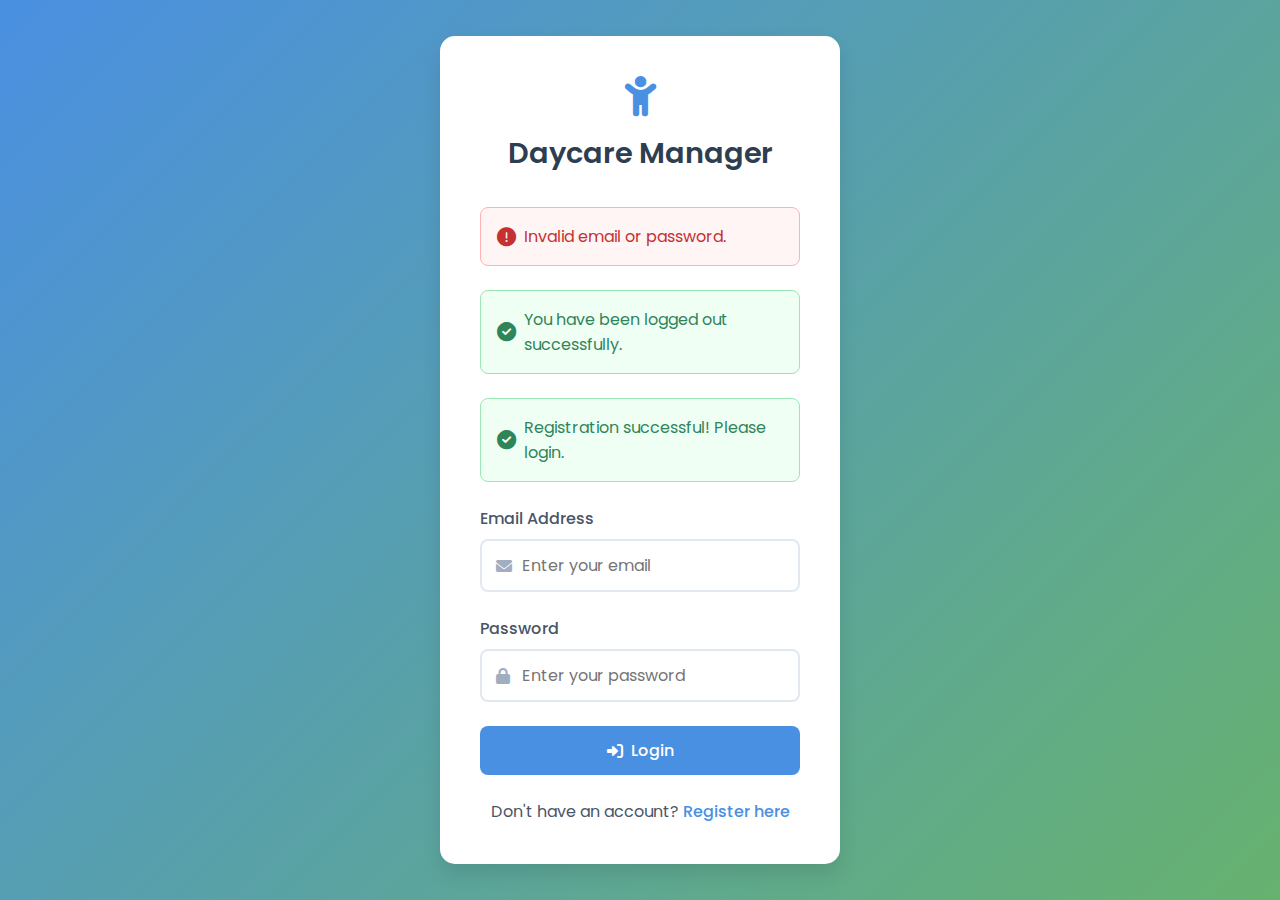
<file: src/main/resources/templates/auth/login.html>
<!DOCTYPE html>
<html xmlns:th="http://www.thymeleaf.org">
<head>
    <title>Login - Daycare Manager</title>
    <link href="https://fonts.googleapis.com/css2?family=Poppins:wght@300;400;500;600&display=swap" rel="stylesheet">
    <link rel="stylesheet" href="https://cdnjs.cloudflare.com/ajax/libs/font-awesome/6.0.0/css/all.min.css">
    <style>
        * {
            margin: 0;
            padding: 0;
            box-sizing: border-box;
            font-family: 'Poppins', sans-serif;
        }

        body {
            min-height: 100vh;
            display: flex;
            align-items: center;
            justify-content: center;
            background: linear-gradient(135deg, #4a90e2 0%, #67b26f 100%);
            padding: 2rem;
        }

        .auth-container {
            width: 100%;
            max-width: 400px;
            background: white;
            padding: 2.5rem;
            border-radius: 15px;
            box-shadow: 0 10px 20px rgba(0,0,0,0.1);
        }

        .logo {
            text-align: center;
            margin-bottom: 2rem;
        }

        .logo i {
            font-size: 2.5rem;
            color: #4a90e2;
            margin-bottom: 1rem;
        }

        h1 {
            color: #2c3e50;
            font-size: 1.8rem;
            font-weight: 600;
            text-align: center;
            margin-bottom: 1.5rem;
        }

        .alert {
            padding: 1rem;
            border-radius: 8px;
            margin-bottom: 1.5rem;
            display: flex;
            align-items: center;
            gap: 0.5rem;
        }

        .alert i {
            font-size: 1.2rem;
        }

        .alert-error {
            background-color: #fff5f5;
            color: #c53030;
            border: 1px solid #feb2b2;
        }

        .alert-success {
            background-color: #f0fff4;
            color: #2f855a;
            border: 1px solid #9ae6b4;
        }

        .form-group {
            margin-bottom: 1.5rem;
        }

        label {
            display: block;
            color: #4a5568;
            margin-bottom: 0.5rem;
            font-weight: 500;
        }

        .input-group {
            position: relative;
        }

        .input-group i {
            position: absolute;
            left: 1rem;
            top: 50%;
            transform: translateY(-50%);
            color: #a0aec0;
        }

        input {
            width: 100%;
            padding: 0.75rem 1rem 0.75rem 2.5rem;
            border: 2px solid #e2e8f0;
            border-radius: 8px;
            font-size: 1rem;
            transition: all 0.3s;
        }

        input:focus {
            outline: none;
            border-color: #4a90e2;
            box-shadow: 0 0 0 3px rgba(74, 144, 226, 0.1);
        }

        .btn {
            width: 100%;
            padding: 0.75rem;
            background: #4a90e2;
            color: white;
            border: none;
            border-radius: 8px;
            font-size: 1rem;
            font-weight: 500;
            cursor: pointer;
            transition: all 0.3s;
            display: flex;
            align-items: center;
            justify-content: center;
            gap: 0.5rem;
        }

        .btn:hover {
            background: #357abd;
            transform: translateY(-1px);
        }

        .register-link {
            text-align: center;
            margin-top: 1.5rem;
            color: #4a5568;
        }

        .register-link a {
            color: #4a90e2;
            text-decoration: none;
            font-weight: 500;
        }

        .register-link a:hover {
            text-decoration: underline;
        }

        @media (max-width: 480px) {
            .auth-container {
                padding: 2rem;
            }
        }
    </style>
</head>
<body>
    <div class="auth-container">
        <div class="logo">
            <i class="fas fa-child"></i>
            <h1>Daycare Manager</h1>
        </div>

        <div th:if="${param.error}" class="alert alert-error">
            <i class="fas fa-exclamation-circle"></i>
            Invalid email or password.
        </div>

        <div th:if="${param.logout}" class="alert alert-success">
            <i class="fas fa-check-circle"></i>
            You have been logged out successfully.
        </div>

        <div th:if="${param.registered}" class="alert alert-success">
            <i class="fas fa-check-circle"></i>
            Registration successful! Please login.
        </div>

        <form th:action="@{/login}" method="post">
            <div class="form-group">
                <label for="username">Email Address</label>
                <div class="input-group">
                    <i class="fas fa-envelope"></i>
                    <input type="email" id="username" name="username" required 
                           placeholder="Enter your email">
                </div>
            </div>

            <div class="form-group">
                <label for="password">Password</label>
                <div class="input-group">
                    <i class="fas fa-lock"></i>
                    <input type="password" id="password" name="password" required 
                           placeholder="Enter your password">
                </div>
            </div>

            <button type="submit" class="btn">
                <i class="fas fa-sign-in-alt"></i>
                Login
            </button>
        </form>

        <p class="register-link">
            Don't have an account? <a th:href="@{/register}">Register here</a>
        </p>
    </div>
</body>
</html>
</file>
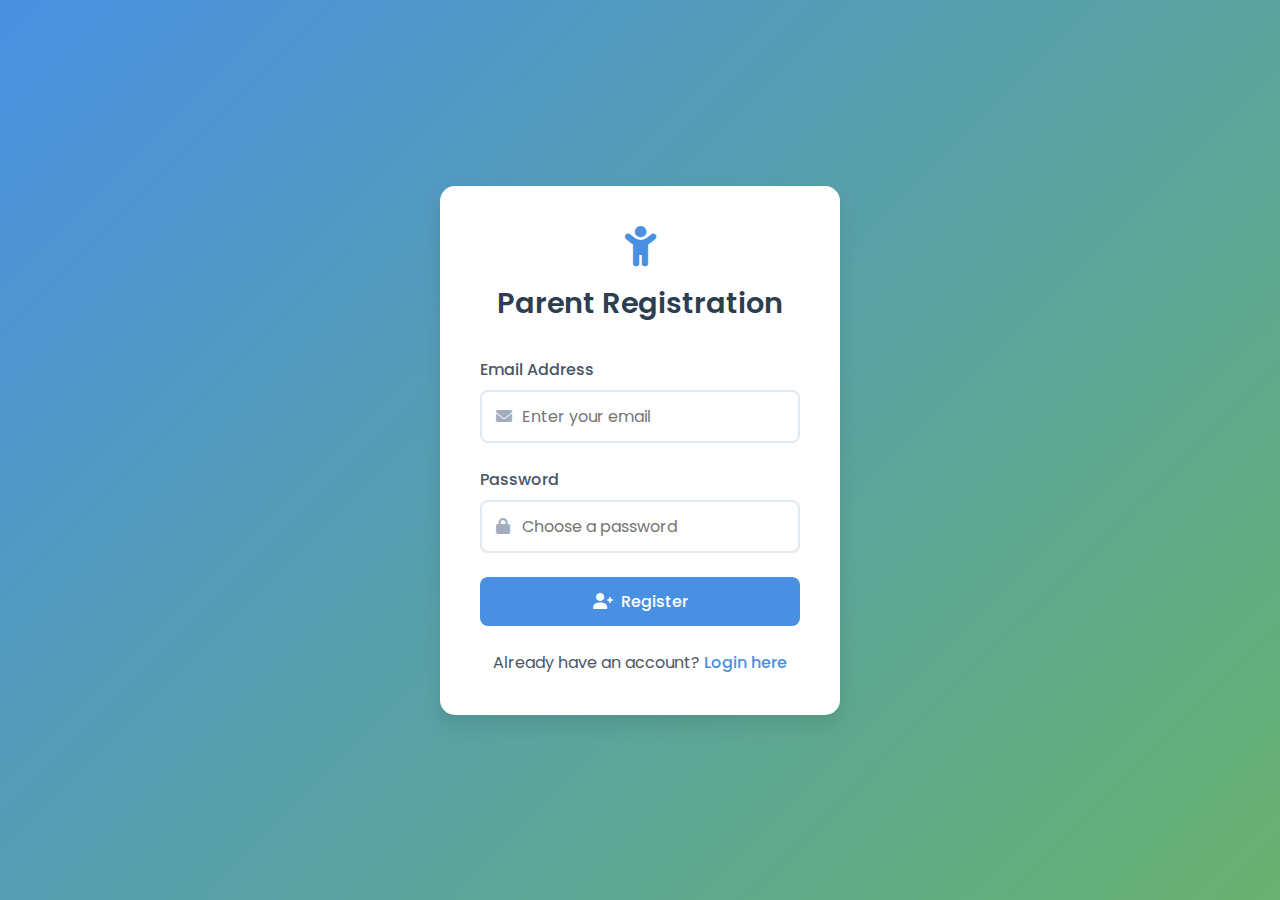
<file: src/main/resources/templates/auth/register.html>
<!DOCTYPE html>
<html xmlns:th="http://www.thymeleaf.org">
<head>
    <title>Register - Daycare Manager</title>
    <link href="https://fonts.googleapis.com/css2?family=Poppins:wght@300;400;500;600&display=swap" rel="stylesheet">
    <link rel="stylesheet" href="https://cdnjs.cloudflare.com/ajax/libs/font-awesome/6.0.0/css/all.min.css">
    <style>
        * {
            margin: 0;
            padding: 0;
            box-sizing: border-box;
            font-family: 'Poppins', sans-serif;
        }

        body {
            min-height: 100vh;
            display: flex;
            align-items: center;
            justify-content: center;
            background: linear-gradient(135deg, #4a90e2 0%, #67b26f 100%);
            padding: 2rem;
        }

        .auth-container {
            width: 100%;
            max-width: 400px;
            background: white;
            padding: 2.5rem;
            border-radius: 15px;
            box-shadow: 0 10px 20px rgba(0,0,0,0.1);
        }

        .logo {
            text-align: center;
            margin-bottom: 2rem;
        }

        .logo i {
            font-size: 2.5rem;
            color: #4a90e2;
            margin-bottom: 1rem;
        }

        h1 {
            color: #2c3e50;
            font-size: 1.8rem;
            font-weight: 600;
            text-align: center;
            margin-bottom: 1.5rem;
        }

        .form-group {
            margin-bottom: 1.5rem;
        }

        label {
            display: block;
            color: #4a5568;
            margin-bottom: 0.5rem;
            font-weight: 500;
        }

        .input-group {
            position: relative;
        }

        .input-group i {
            position: absolute;
            left: 1rem;
            top: 50%;
            transform: translateY(-50%);
            color: #a0aec0;
        }

        input {
            width: 100%;
            padding: 0.75rem 1rem 0.75rem 2.5rem;
            border: 2px solid #e2e8f0;
            border-radius: 8px;
            font-size: 1rem;
            transition: all 0.3s;
        }

        input:focus {
            outline: none;
            border-color: #4a90e2;
            box-shadow: 0 0 0 3px rgba(74, 144, 226, 0.1);
        }

        .btn {
            width: 100%;
            padding: 0.75rem;
            background: #4a90e2;
            color: white;
            border: none;
            border-radius: 8px;
            font-size: 1rem;
            font-weight: 500;
            cursor: pointer;
            transition: all 0.3s;
            display: flex;
            align-items: center;
            justify-content: center;
            gap: 0.5rem;
        }

        .btn:hover {
            background: #357abd;
            transform: translateY(-1px);
        }

        .login-link {
            text-align: center;
            margin-top: 1.5rem;
            color: #4a5568;
        }

        .login-link a {
            color: #4a90e2;
            text-decoration: none;
            font-weight: 500;
        }

        .login-link a:hover {
            text-decoration: underline;
        }

        @media (max-width: 480px) {
            .auth-container {
                padding: 2rem;
            }
        }
    </style>
</head>
<body>
    <div class="auth-container">
        <div class="logo">
            <i class="fas fa-child"></i>
            <h1>Parent Registration</h1>
        </div>

        <form th:action="@{/register}" method="post">
            <div class="form-group">
                <label for="email">Email Address</label>
                <div class="input-group">
                    <i class="fas fa-envelope"></i>
                    <input type="email" id="email" name="email" required 
                           placeholder="Enter your email">
                </div>
            </div>

            <div class="form-group">
                <label for="password">Password</label>
                <div class="input-group">
                    <i class="fas fa-lock"></i>
                    <input type="password" id="password" name="password" required 
                           placeholder="Choose a password">
                </div>
            </div>

            <button type="submit" class="btn">
                <i class="fas fa-user-plus"></i>
                Register
            </button>
        </form>

        <p class="login-link">
            Already have an account? <a th:href="@{/login}">Login here</a>
        </p>
    </div>
</body>
</html>
</file>
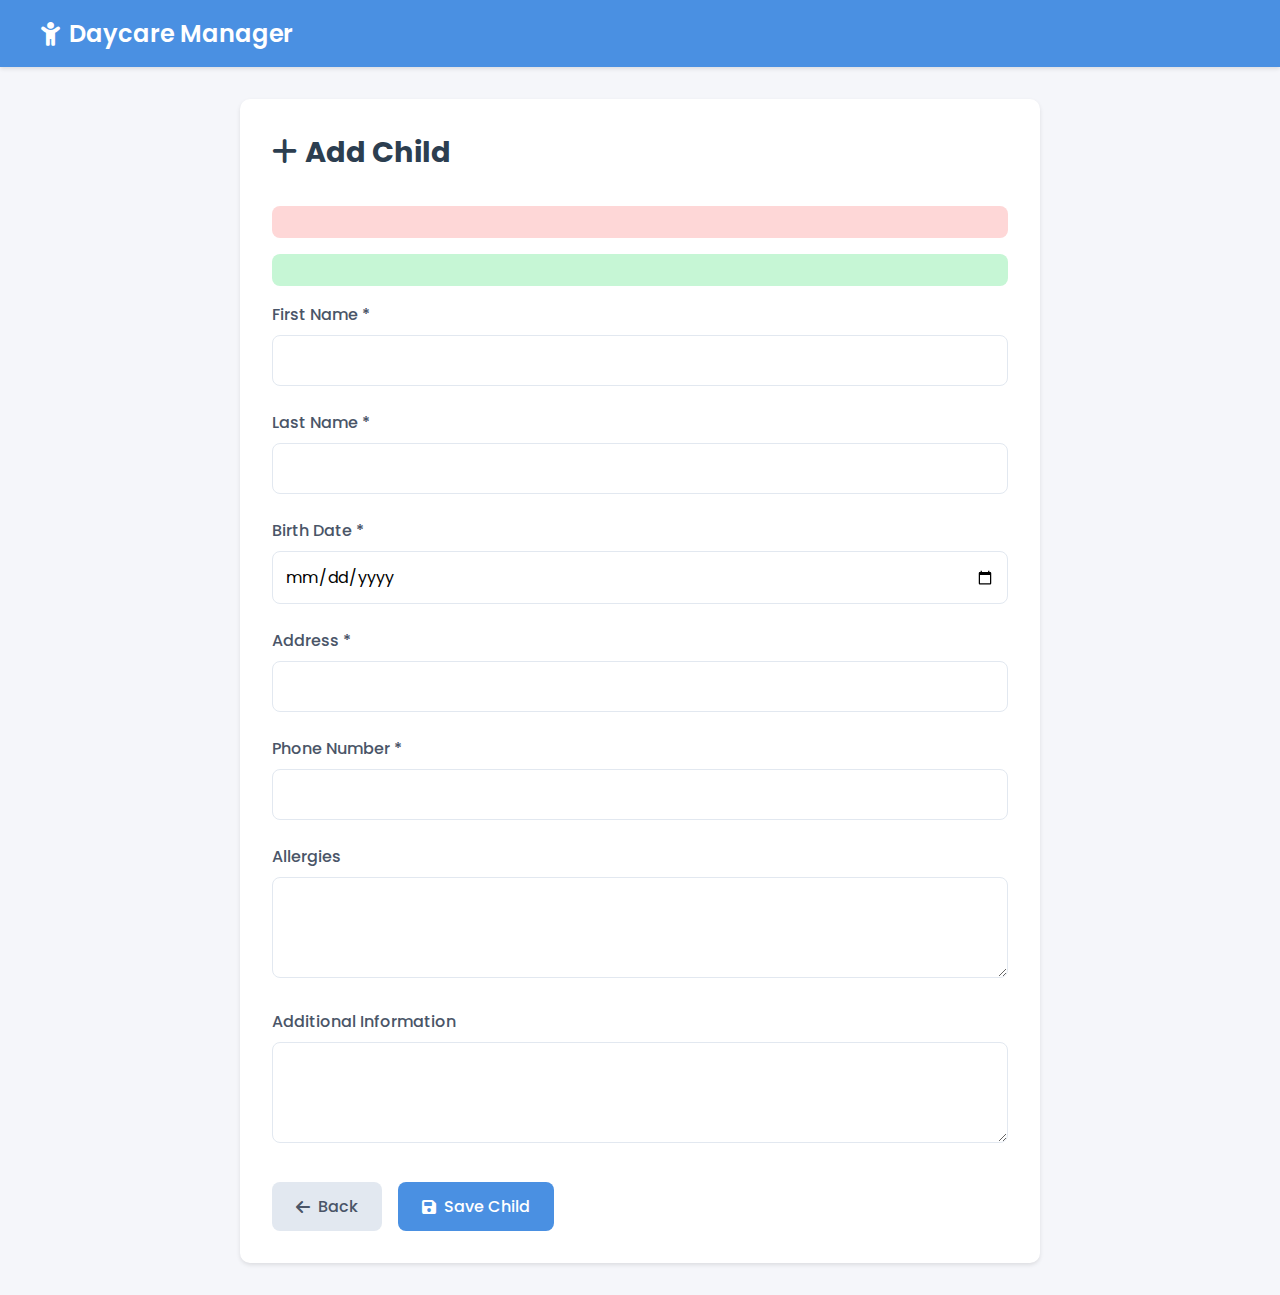
<file: src/main/resources/templates/parent/add-child.html>
<!DOCTYPE html>
<html xmlns:th="http://www.thymeleaf.org">
<head>
    <title>Add Child - Daycare Manager</title>
    <link href="https://fonts.googleapis.com/css2?family=Poppins:wght@300;400;500;600&display=swap" rel="stylesheet">
    <link rel="stylesheet" href="https://cdnjs.cloudflare.com/ajax/libs/font-awesome/6.0.0/css/all.min.css">
    <style>
        * {
            margin: 0;
            padding: 0;
            box-sizing: border-box;
            font-family: 'Poppins', sans-serif;
        }

        body {
            background-color: #f5f6fa;
            min-height: 100vh;
        }

        .navbar {
            background: #4a90e2;
            padding: 1rem 2rem;
            color: white;
            box-shadow: 0 2px 4px rgba(0,0,0,0.1);
        }

        .navbar-content {
            max-width: 1200px;
            margin: 0 auto;
            display: flex;
            justify-content: space-between;
            align-items: center;
        }

        .logo {
            font-size: 1.5rem;
            font-weight: 600;
            display: flex;
            align-items: center;
            gap: 0.5rem;
        }

        .container {
            max-width: 800px;
            margin: 2rem auto;
            padding: 2rem;
            background: white;
            border-radius: 10px;
            box-shadow: 0 2px 4px rgba(0,0,0,0.1);
        }

        .form-header {
            margin-bottom: 2rem;
        }

        .form-header h1 {
            color: #2c3e50;
            font-size: 1.8rem;
            display: flex;
            align-items: center;
            gap: 0.5rem;
        }

        .form-group {
            margin-bottom: 1.5rem;
        }

        label {
            display: block;
            margin-bottom: 0.5rem;
            color: #4a5568;
            font-weight: 500;
        }

        input, textarea {
            width: 100%;
            padding: 0.75rem;
            border: 1px solid #e2e8f0;
            border-radius: 8px;
            font-size: 1rem;
        }

        input:focus, textarea:focus {
            outline: none;
            border-color: #4a90e2;
            box-shadow: 0 0 0 3px rgba(74, 144, 226, 0.1);
        }

        .btn {
            padding: 0.75rem 1.5rem;
            border-radius: 8px;
            font-weight: 500;
            cursor: pointer;
            display: inline-flex;
            align-items: center;
            gap: 0.5rem;
            font-size: 1rem;
            text-decoration: none;
        }

        .btn-primary {
            background: #4a90e2;
            color: white;
            border: none;
        }

        .btn-secondary {
            background: #e2e8f0;
            color: #4a5568;
            border: none;
        }

        .error-message {
            color: #e53e3e;
            font-size: 0.875rem;
            margin-top: 0.25rem;
            display: none;
        }

        .buttons {
            display: flex;
            gap: 1rem;
            margin-top: 2rem;
        }

        .alert {
            padding: 1rem;
            border-radius: 8px;
            margin-bottom: 1rem;
        }

        .alert-error {
            background: #fed7d7;
            color: #c53030;
        }

        .alert-success {
            background: #c6f6d5;
            color: #2f855a;
        }
    </style>
</head>
<body>
    <nav class="navbar">
        <div class="navbar-content">
            <div class="logo">
                <i class="fas fa-child"></i>
                Daycare Manager
            </div>
        </div>
    </nav>

    <div class="container">
        <div class="form-header">
            <h1><i class="fas fa-plus"></i> Add Child</h1>
        </div>

        <div th:if="${error}" class="alert alert-error" th:text="${error}"></div>
        <div th:if="${success}" class="alert alert-success" th:text="${success}"></div>

        <form th:action="@{/parent/add-child}" method="post" onsubmit="return validateForm()">
            <div class="form-group">
                <label for="firstName">First Name *</label>
                <input type="text" id="firstName" name="firstName" required>
            </div>

            <div class="form-group">
                <label for="lastName">Last Name *</label>
                <input type="text" id="lastName" name="lastName" required>
            </div>

            <div class="form-group">
                <label for="birthDate">Birth Date *</label>
                <input type="date" id="birthDate" name="birthDate" required>
                <div id="ageError" class="error-message"></div>
            </div>

            <div class="form-group">
                <label for="address">Address *</label>
                <input type="text" id="address" name="address" required>
            </div>

            <div class="form-group">
                <label for="phoneNumber">Phone Number *</label>
                <input type="tel" id="phoneNumber" name="phoneNumber" required>
            </div>

            <div class="form-group">
                <label for="allergies">Allergies</label>
                <textarea id="allergies" name="allergies" rows="3"></textarea>
            </div>

            <div class="form-group">
                <label for="additionalInfo">Additional Information</label>
                <textarea id="additionalInfo" name="additionalInfo" rows="3"></textarea>
            </div>

            <div class="buttons">
                <a href="/parent/dashboard" class="btn btn-secondary">
                    <i class="fas fa-arrow-left"></i> Back
                </a>
                <button type="submit" class="btn btn-primary">
                    <i class="fas fa-save"></i> Save Child
                </button>
            </div>
        </form>
    </div>

    <script>
        function validateForm() {
            const birthDate = new Date(document.getElementById('birthDate').value);
            const now = new Date();
            
            // Calculate age in months
            let months = (now.getFullYear() - birthDate.getFullYear()) * 12;
            months -= birthDate.getMonth();
            months += now.getMonth();
            
            // Calculate years for maximum age check
            const years = months / 12;
            
            const errorElement = document.getElementById('ageError');
            
            if (months < 3 || years > 6) {
                errorElement.textContent = "Child's age must be between 3 months and 6 years";
                errorElement.style.display = 'block';
                return false;
            }
            
            errorElement.style.display = 'none';
            return true;
        }

        // Add event listener to birthDate input for real-time validation
        document.getElementById('birthDate').addEventListener('change', function() {
            validateForm();
        });
    </script>
</body>
</html>
</file>
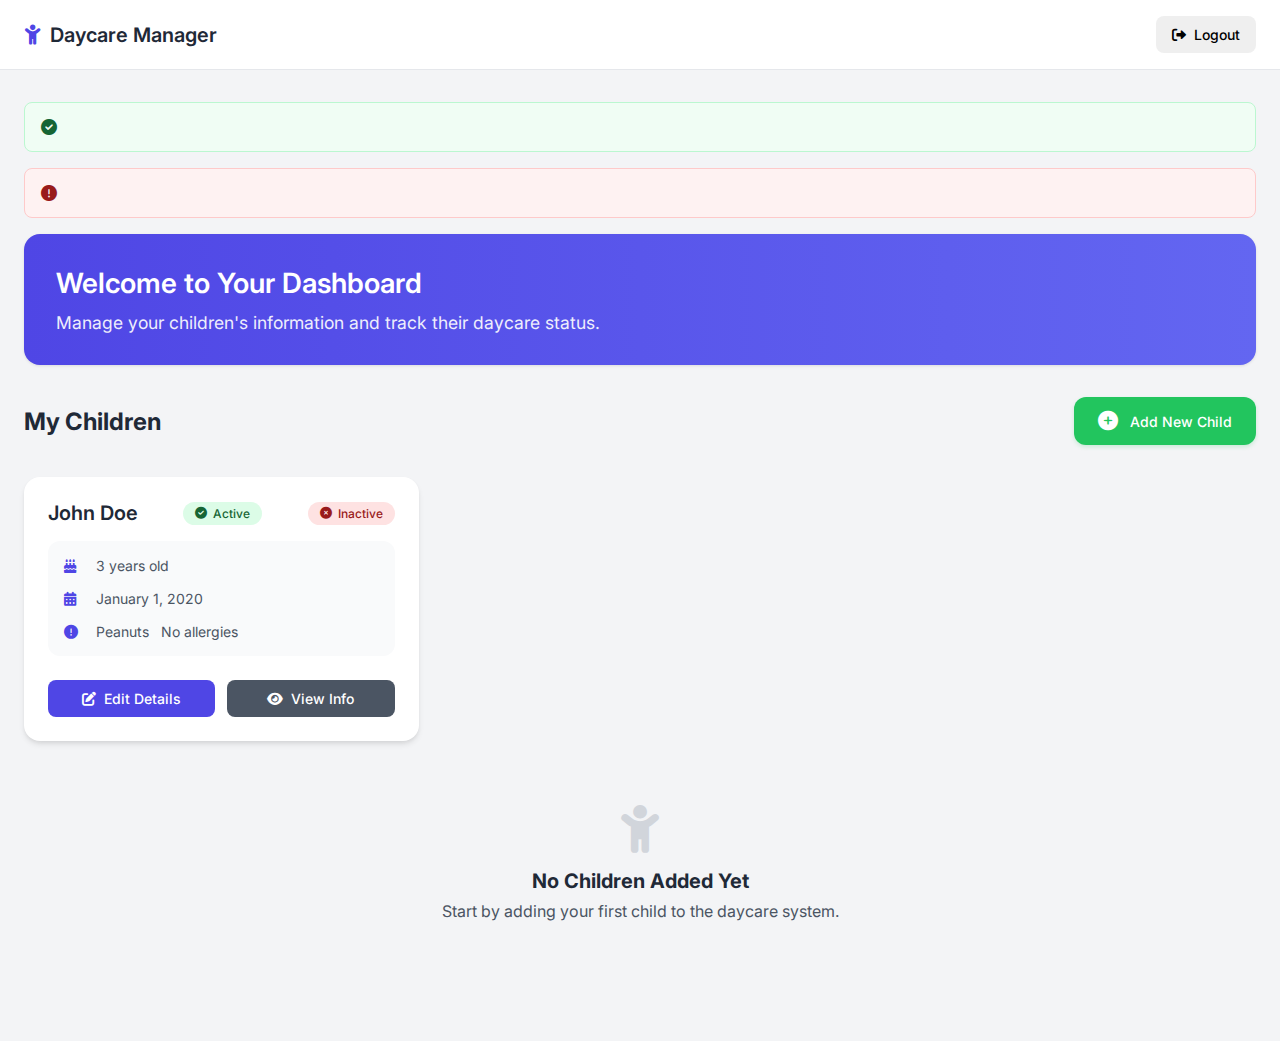
<file: src/main/resources/templates/parent/dashboard.html>
<!DOCTYPE html>
<html xmlns:th="http://www.thymeleaf.org">
<head>
    <title>Parent Dashboard - Daycare Manager</title>
    <link href="https://fonts.googleapis.com/css2?family=Inter:wght@400;500;600;700&display=swap" rel="stylesheet">
    <link rel="stylesheet" href="https://cdnjs.cloudflare.com/ajax/libs/font-awesome/6.0.0/css/all.min.css">
    <style>
        :root {
            --primary-color: #4f46e5;
            --primary-hover: #4338ca;
            --success-color: #22c55e;
            --success-hover: #16a34a;
            --danger-color: #ef4444;
            --danger-hover: #dc2626;
            --gray-50: #f9fafb;
            --gray-100: #f3f4f6;
            --gray-200: #e5e7eb;
            --gray-300: #d1d5db;
            --gray-600: #4b5563;
            --gray-700: #374151;
            --gray-800: #1f2937;
        }

        * {
            margin: 0;
            padding: 0;
            box-sizing: border-box;
            font-family: 'Inter', sans-serif;
        }

        body {
            background-color: var(--gray-100);
            min-height: 100vh;
            color: var(--gray-800);
        }

        .navbar {
            background: white;
            padding: 1rem 0;
            border-bottom: 1px solid var(--gray-200);
            position: sticky;
            top: 0;
            z-index: 100;
        }

        .navbar-content {
            max-width: 1280px;
            margin: 0 auto;
            padding: 0 1.5rem;
            display: flex;
            justify-content: space-between;
            align-items: center;
        }

        .logo {
            font-size: 1.25rem;
            font-weight: 600;
            color: var(--gray-800);
            display: flex;
            align-items: center;
            gap: 0.5rem;
            text-decoration: none;
        }

        .logo i {
            color: var(--primary-color);
        }

        .container {
            max-width: 1280px;
            margin: 2rem auto;
            padding: 0 1.5rem;
        }

        .welcome-section {
            background: white;
            border-radius: 1rem;
            padding: 2rem;
            margin-bottom: 2rem;
            box-shadow: 0 1px 3px rgba(0, 0, 0, 0.1);
            background-image: linear-gradient(to right, #4f46e5, #6366f1);
            color: white;
        }

        .welcome-title {
            font-size: 1.75rem;
            font-weight: 600;
            margin-bottom: 0.75rem;
        }

        .welcome-subtitle {
            opacity: 0.9;
            font-size: 1.1rem;
        }

        .dashboard-header {
            display: flex;
            justify-content: space-between;
            align-items: center;
            margin-bottom: 2rem;
        }

        .add-child-btn {
            display: inline-flex;
            align-items: center;
            gap: 0.75rem;
            padding: 0.875rem 1.5rem;
            font-size: 0.875rem;
            font-weight: 500;
            border-radius: 0.75rem;
            background: var(--success-color);
            color: white;
            border: none;
            cursor: pointer;
            transition: all 0.2s;
            text-decoration: none;
            box-shadow: 0 2px 4px rgba(34, 197, 94, 0.2);
        }

        .add-child-btn:hover {
            background: var(--success-hover);
            transform: translateY(-1px);
            box-shadow: 0 4px 6px rgba(34, 197, 94, 0.25);
        }

        .add-child-btn i {
            font-size: 1.25rem;
        }

        .children-grid {
            display: grid;
            grid-template-columns: repeat(auto-fill, minmax(300px, 1fr));
            gap: 1.5rem;
        }

        .child-card {
            background: white;
            border-radius: 1rem;
            overflow: hidden;
            box-shadow: 0 4px 6px -1px rgba(0, 0, 0, 0.1), 0 2px 4px -1px rgba(0, 0, 0, 0.06);
            transition: transform 0.2s, box-shadow 0.2s;
            padding: 1.5rem;
        }

        .child-card:hover {
            transform: translateY(-4px);
            box-shadow: 0 10px 15px -3px rgba(0, 0, 0, 0.1), 0 4px 6px -2px rgba(0, 0, 0, 0.05);
        }

        .child-name {
            font-size: 1.25rem;
            font-weight: 600;
            color: var(--gray-800);
            margin-bottom: 1rem;
            display: flex;
            align-items: center;
            justify-content: space-between;
        }

        .child-details {
            display: grid;
            gap: 1rem;
            margin-bottom: 1.5rem;
            padding: 1rem;
            background: var(--gray-50);
            border-radius: 0.75rem;
        }

        .detail-item {
            display: flex;
            align-items: center;
            gap: 0.75rem;
            color: var(--gray-600);
            font-size: 0.875rem;
        }

        .detail-item i {
            width: 1.25rem;
            color: var(--primary-color);
        }

        .card-actions {
            display: grid;
            grid-template-columns: 1fr 1fr;
            gap: 0.75rem;
        }

        .btn {
            display: inline-flex;
            align-items: center;
            justify-content: center;
            gap: 0.5rem;
            padding: 0.625rem 1rem;
            font-size: 0.875rem;
            font-weight: 500;
            border-radius: 0.5rem;
            border: none;
            cursor: pointer;
            transition: all 0.2s;
            text-decoration: none;
        }

        .btn-primary {
            background: var(--primary-color);
            color: white;
        }

        .btn-primary:hover {
            background: var(--primary-hover);
        }

        .btn-secondary {
            background: var(--gray-600);
            color: white;
        }

        .btn-secondary:hover {
            background: var(--gray-700);
        }

        .status-badge {
            display: inline-flex;
            align-items: center;
            gap: 0.375rem;
            padding: 0.25rem 0.75rem;
            border-radius: 9999px;
            font-size: 0.75rem;
            font-weight: 500;
        }

        .status-active {
            background: #dcfce7;
            color: #166534;
        }

        .status-inactive {
            background: #fee2e2;
            color: #991b1b;
        }

        .alert {
            padding: 1rem;
            border-radius: 0.5rem;
            margin-bottom: 1rem;
            display: flex;
            align-items: center;
            gap: 0.75rem;
        }

        .alert-success {
            background: #f0fdf4;
            border: 1px solid #bbf7d0;
            color: #166534;
        }

        .alert-error {
            background: #fef2f2;
            border: 1px solid #fecaca;
            color: #991b1b;
        }

        @media (max-width: 768px) {
            .children-grid {
                grid-template-columns: 1fr;
            }

            .dashboard-header {
                flex-direction: column;
                gap: 1rem;
                align-items: flex-start;
            }
        }
    </style>
</head>
<body>
    <nav class="navbar">
        <div class="navbar-content">
            <a href="/parent/dashboard" class="logo">
                <i class="fas fa-child"></i>
                Daycare Manager
            </a>
            <form th:action="@{/logout}" method="post" style="margin: 0;">
                <button type="submit" class="btn btn-danger">
                    <i class="fas fa-sign-out-alt"></i>
                    Logout
                </button>
            </form>
        </div>
    </nav>

    <div class="container">
        <div th:if="${success}" class="alert alert-success">
            <i class="fas fa-check-circle"></i>
            <span th:text="${success}"></span>
        </div>
        <div th:if="${error}" class="alert alert-error">
            <i class="fas fa-exclamation-circle"></i>
            <span th:text="${error}"></span>
        </div>

        <div class="welcome-section">
            <h1 class="welcome-title">Welcome to Your Dashboard</h1>
            <p class="welcome-subtitle">Manage your children's information and track their daycare status.</p>
        </div>

        <div class="dashboard-header">
            <h2 style="font-size: 1.5rem; color: var(--gray-800);">My Children</h2>
            <a href="/parent/add-child" class="add-child-btn">
                <i class="fas fa-plus-circle"></i>
                Add New Child
            </a>
        </div>

        <div class="children-grid">
            <div th:each="child : ${children}" class="child-card">
                <div class="child-name">
                    <span th:text="${child.firstName + ' ' + child.lastName}">John Doe</span>
                    <span th:if="${child.active}" class="status-badge status-active">
                        <i class="fas fa-check-circle"></i> Active
                    </span>
                    <span th:unless="${child.active}" class="status-badge status-inactive">
                        <i class="fas fa-times-circle"></i> Inactive
                    </span>
                </div>
                <div class="child-details">
                    <div class="detail-item">
                        <i class="fas fa-birthday-cake"></i>
                        <span th:text="${T(java.time.Period).between(child.birthDate, T(java.time.LocalDate).now()).getYears() + ' years old'}">3 years old</span>
                    </div>
                    <div class="detail-item">
                        <i class="fas fa-calendar-alt"></i>
                        <span th:text="${#temporals.format(child.birthDate, 'MMMM dd, yyyy')}">January 1, 2020</span>
                    </div>
                    <div class="detail-item">
                        <i class="fas fa-exclamation-circle"></i>
                        <span th:if="${child.allergies}" th:text="${child.allergies}">Peanuts</span>
                        <span th:unless="${child.allergies}">No allergies</span>
                    </div>
                </div>
                <div class="card-actions">
                    <a th:href="@{/parent/edit-child/{id}(id=${child.id})}" class="btn btn-primary">
                        <i class="fas fa-edit"></i>
                        Edit Details
                    </a>
                    <a th:href="@{/parent/view-child/{id}(id=${child.id})}" class="btn btn-secondary">
                        <i class="fas fa-eye"></i>
                        View Info
                    </a>
                </div>
            </div>
        </div>

        <!-- Empty state message if no children -->
        <div th:if="${#lists.isEmpty(children)}" 
             style="text-align: center; padding: 4rem 2rem; color: var(--gray-600);">
            <i class="fas fa-child" style="font-size: 3rem; color: var(--gray-300); margin-bottom: 1rem;"></i>
            <h3 style="font-size: 1.25rem; color: var(--gray-800); margin-bottom: 0.5rem;">No Children Added Yet</h3>
            <p style="margin-bottom: 1.5rem;">Start by adding your first child to the daycare system.</p>
        </div>
    </div>
</body>
</html>
</file>
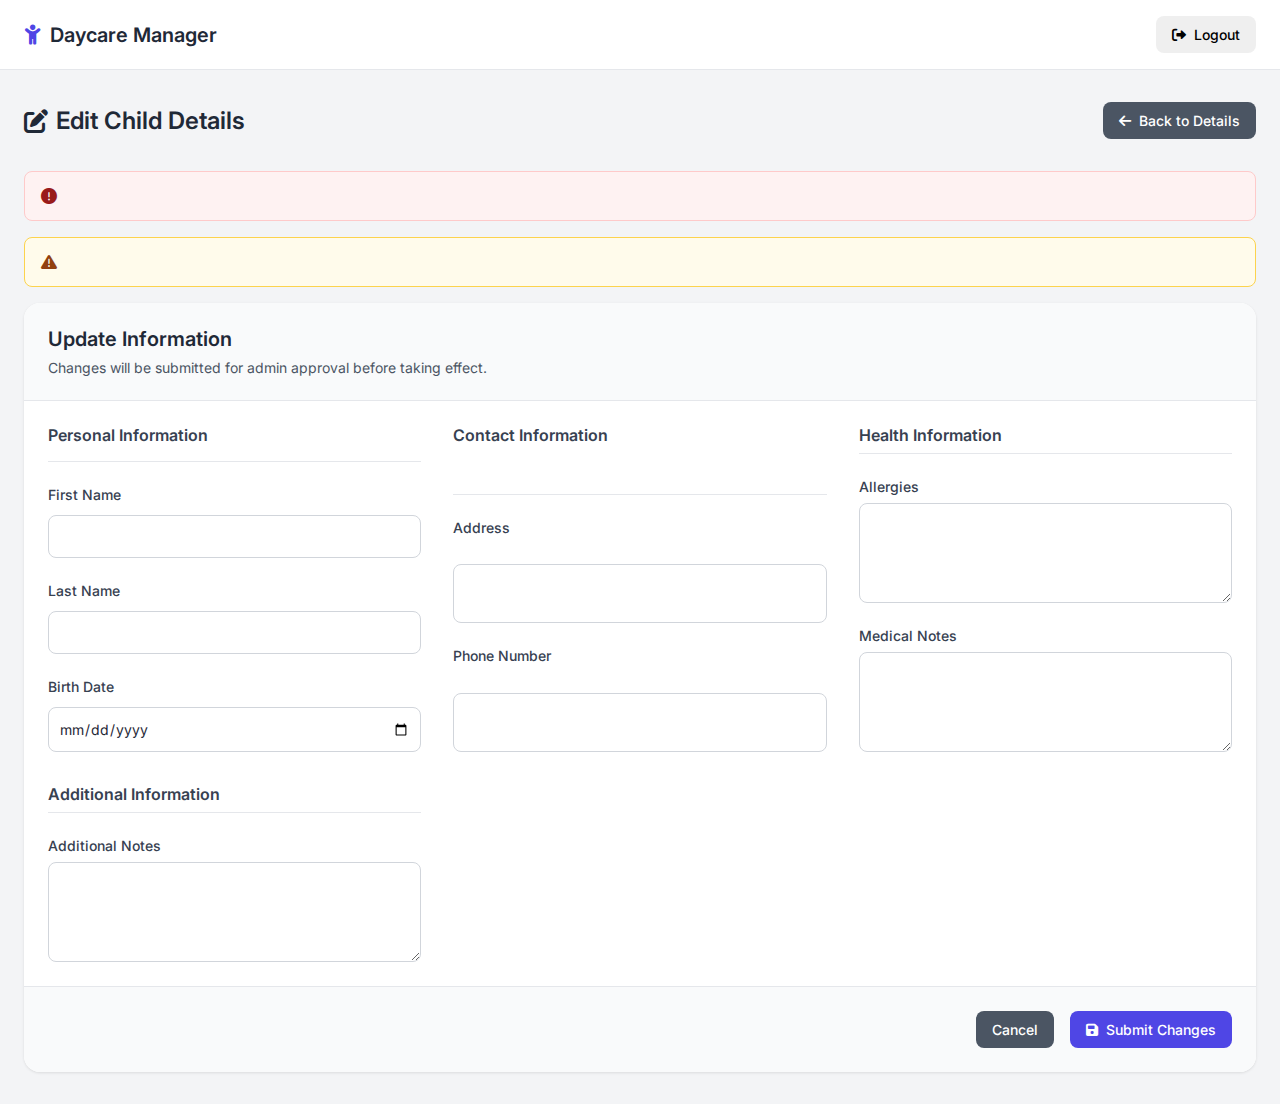
<file: src/main/resources/templates/parent/edit-child.html>
<!DOCTYPE html>
<html xmlns:th="http://www.thymeleaf.org">
<head>
    <title>Edit Child Details - Daycare Manager</title>
    <link href="https://fonts.googleapis.com/css2?family=Inter:wght@400;500;600;700&display=swap" rel="stylesheet">
    <link rel="stylesheet" href="https://cdnjs.cloudflare.com/ajax/libs/font-awesome/6.0.0/css/all.min.css">
    <style>
        :root {
            --primary-color: #4f46e5;
            --primary-hover: #4338ca;
            --success-color: #22c55e;
            --danger-color: #ef4444;
            --gray-50: #f9fafb;
            --gray-100: #f3f4f6;
            --gray-200: #e5e7eb;
            --gray-300: #d1d5db;
            --gray-600: #4b5563;
            --gray-700: #374151;
            --gray-800: #1f2937;
        }

        * {
            margin: 0;
            padding: 0;
            box-sizing: border-box;
            font-family: 'Inter', sans-serif;
        }

        body {
            background-color: var(--gray-100);
            min-height: 100vh;
            color: var(--gray-800);
        }

        .navbar {
            background: white;
            padding: 1rem 0;
            border-bottom: 1px solid var(--gray-200);
            position: sticky;
            top: 0;
            z-index: 100;
        }

        .navbar-content {
            max-width: 1280px;
            margin: 0 auto;
            padding: 0 1.5rem;
            display: flex;
            justify-content: space-between;
            align-items: center;
        }

        .logo {
            font-size: 1.25rem;
            font-weight: 600;
            color: var(--gray-800);
            display: flex;
            align-items: center;
            gap: 0.5rem;
            text-decoration: none;
        }

        .logo i {
            color: var(--primary-color);
        }

        .container {
            max-width: 1280px;
            margin: 2rem auto;
            padding: 0 1.5rem;
        }

        .page-header {
            display: flex;
            justify-content: space-between;
            align-items: center;
            margin-bottom: 2rem;
        }

        .page-title {
            font-size: 1.5rem;
            font-weight: 600;
            color: var(--gray-800);
            display: flex;
            align-items: center;
            gap: 0.5rem;
        }

        .btn {
            display: inline-flex;
            align-items: center;
            gap: 0.5rem;
            padding: 0.625rem 1rem;
            font-size: 0.875rem;
            font-weight: 500;
            border-radius: 0.5rem;
            border: none;
            cursor: pointer;
            transition: all 0.2s;
            text-decoration: none;
        }

        .btn-primary {
            background: var(--primary-color);
            color: white;
        }

        .btn-primary:hover {
            background: var(--primary-hover);
        }

        .btn-secondary {
            background: var(--gray-600);
            color: white;
        }

        .btn-secondary:hover {
            background: var(--gray-700);
        }

        .form-card {
            background: white;
            border-radius: 1rem;
            box-shadow: 0 1px 3px rgba(0, 0, 0, 0.1);
            overflow: hidden;
        }

        .card-header {
            padding: 1.5rem;
            border-bottom: 1px solid var(--gray-200);
            background: var(--gray-50);
        }

        .form-title {
            font-size: 1.25rem;
            font-weight: 600;
            color: var(--gray-800);
        }

        .form-subtitle {
            margin-top: 0.5rem;
            color: var(--gray-600);
            font-size: 0.875rem;
        }

        .form-grid {
            display: grid;
            grid-template-columns: repeat(auto-fit, minmax(300px, 1fr));
            gap: 2rem;
            padding: 1.5rem;
        }

        .form-section {
            display: grid;
            gap: 1.5rem;
        }

        .section-title {
            font-size: 1rem;
            font-weight: 600;
            color: var(--gray-700);
            padding-bottom: 0.5rem;
            border-bottom: 1px solid var(--gray-200);
        }

        .form-group {
            display: grid;
            gap: 0.5rem;
        }

        .form-label {
            font-size: 0.875rem;
            font-weight: 500;
            color: var(--gray-700);
        }

        .form-input {
            padding: 0.625rem;
            border: 1px solid var(--gray-300);
            border-radius: 0.5rem;
            font-size: 0.875rem;
            color: var(--gray-800);
            width: 100%;
            transition: border-color 0.2s;
        }

        .form-input:focus {
            outline: none;
            border-color: var(--primary-color);
            box-shadow: 0 0 0 3px rgba(79, 70, 229, 0.1);
        }

        .form-textarea {
            min-height: 100px;
            resize: vertical;
        }

        .form-footer {
            padding: 1.5rem;
            background: var(--gray-50);
            border-top: 1px solid var(--gray-200);
            display: flex;
            justify-content: flex-end;
            gap: 1rem;
        }

        .alert {
            padding: 1rem;
            border-radius: 0.5rem;
            margin-bottom: 1rem;
            display: flex;
            align-items: center;
            gap: 0.75rem;
        }

        .alert-warning {
            background: #fffbeb;
            border: 1px solid #fcd34d;
            color: #92400e;
        }

        .alert-error {
            background: #fef2f2;
            border: 1px solid #fecaca;
            color: #991b1b;
        }

        @media (max-width: 768px) {
            .page-header {
                flex-direction: column;
                gap: 1rem;
                align-items: flex-start;
            }

            .form-grid {
                grid-template-columns: 1fr;
            }

            .form-footer {
                flex-direction: column;
            }

            .form-footer .btn {
                width: 100%;
                justify-content: center;
            }
        }
    </style>
</head>
<body>
    <nav class="navbar">
        <div class="navbar-content">
            <a href="/parent/dashboard" class="logo">
                <i class="fas fa-child"></i>
                Daycare Manager
            </a>
            <form th:action="@{/logout}" method="post" style="margin: 0;">
                <button type="submit" class="btn btn-danger">
                    <i class="fas fa-sign-out-alt"></i>
                    Logout
                </button>
            </form>
        </div>
    </nav>

    <div class="container">
        <div class="page-header">
            <h1 class="page-title">
                <i class="fas fa-edit"></i>
                Edit Child Details
            </h1>
            <a th:href="@{/parent/view-child/{id}(id=${child.id})}" class="btn btn-secondary">
                <i class="fas fa-arrow-left"></i>
                Back to Details
            </a>
        </div>

        <div th:if="${error}" class="alert alert-error">
            <i class="fas fa-exclamation-circle"></i>
            <span th:text="${error}"></span>
        </div>

        <div th:if="${warning}" class="alert alert-warning">
            <i class="fas fa-exclamation-triangle"></i>
            <span th:text="${warning}"></span>
        </div>

        <form th:action="@{/parent/edit-child/{id}(id=${child.id})}" method="post" class="form-card">
            <div class="card-header">
                <h2 class="form-title">Update Information</h2>
                <p class="form-subtitle">Changes will be submitted for admin approval before taking effect.</p>
            </div>

            <div class="form-grid">
                <div class="form-section">
                    <h3 class="section-title">Personal Information</h3>
                    <div class="form-group">
                        <label class="form-label" for="firstName">First Name</label>
                        <input type="text" id="firstName" name="firstName" class="form-input" 
                               th:value="${child.firstName}" required>
                    </div>
                    <div class="form-group">
                        <label class="form-label" for="lastName">Last Name</label>
                        <input type="text" id="lastName" name="lastName" class="form-input" 
                               th:value="${child.lastName}" required>
                    </div>
                    <div class="form-group">
                        <label class="form-label" for="birthDate">Birth Date</label>
                        <input type="date" id="birthDate" name="birthDate" class="form-input" 
                               th:value="${child.birthDate}" required>
                    </div>
                </div>

                <div class="form-section">
                    <h3 class="section-title">Contact Information</h3>
                    <div class="form-group">
                        <label class="form-label" for="address">Address</label>
                        <input type="text" id="address" name="address" class="form-input" 
                               th:value="${child.address}" required>
                    </div>
                    <div class="form-group">
                        <label class="form-label" for="phoneNumber">Phone Number</label>
                        <input type="tel" id="phoneNumber" name="phoneNumber" class="form-input" 
                               th:value="${child.phoneNumber}" required>
                    </div>
                </div>

                <div class="form-section">
                    <h3 class="section-title">Health Information</h3>
                    <div class="form-group">
                        <label class="form-label" for="allergies">Allergies</label>
                        <textarea id="allergies" name="allergies" class="form-input form-textarea" 
                                  th:text="${child.allergies}"></textarea>
                    </div>
                    <div class="form-group">
                        <label class="form-label" for="medicalNotes">Medical Notes</label>
                        <textarea id="medicalNotes" name="medicalNotes" class="form-input form-textarea" 
                                  th:text="${child.medicalNotes}"></textarea>
                    </div>
                </div>

                <div class="form-section">
                    <h3 class="section-title">Additional Information</h3>
                    <div class="form-group">
                        <label class="form-label" for="additionalInfo">Additional Notes</label>
                        <textarea id="additionalInfo" name="additionalInfo" class="form-input form-textarea" 
                                  th:text="${child.additionalInfo}"></textarea>
                    </div>
                </div>
            </div>

            <div class="form-footer">
                <a th:href="@{/parent/view-child/{id}(id=${child.id})}" class="btn btn-secondary">Cancel</a>
                <button type="submit" class="btn btn-primary">
                    <i class="fas fa-save"></i>
                    Submit Changes
                </button>
            </div>
        </form>
    </div>
</body>
</html>
</file>
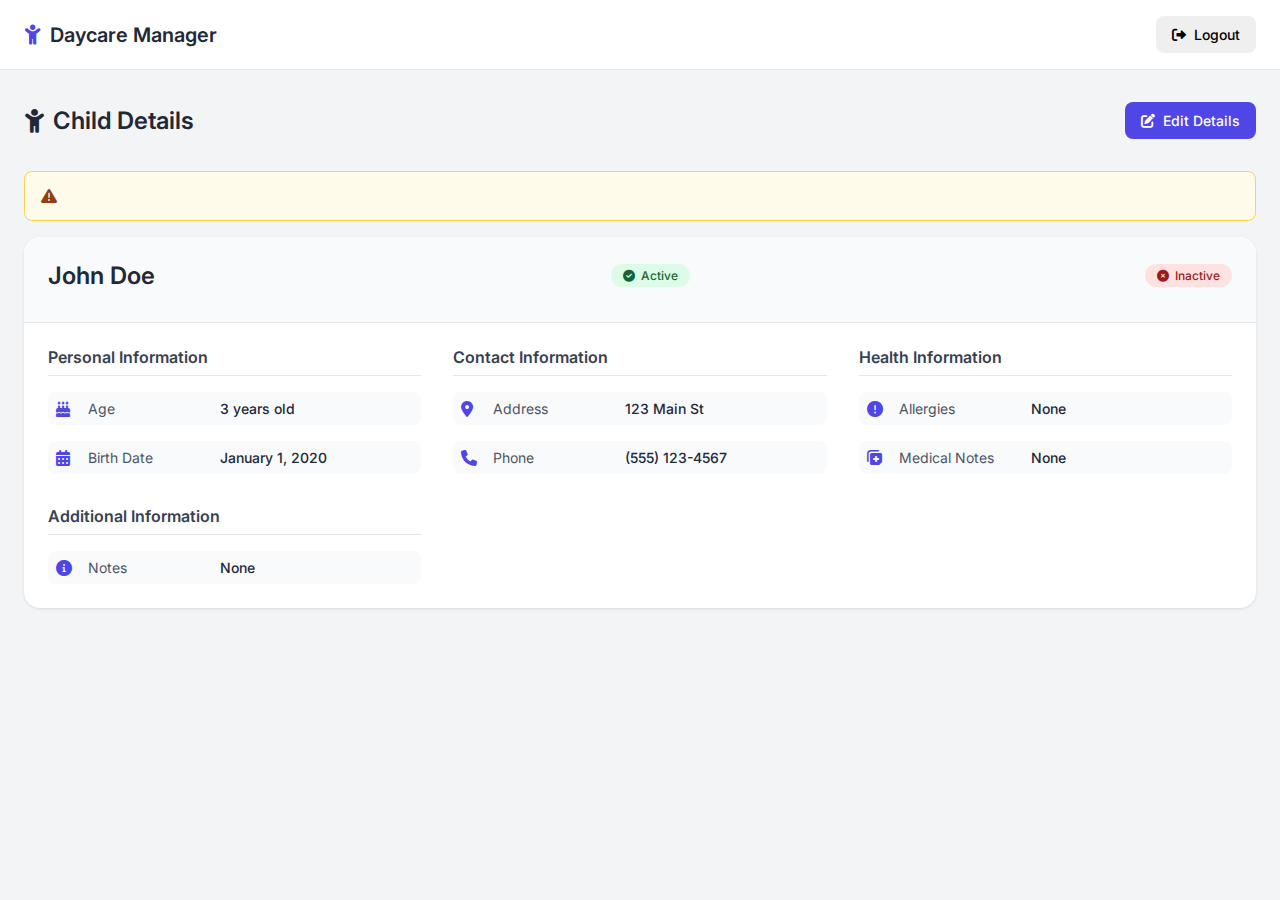
<file: src/main/resources/templates/parent/view-child.html>
<!DOCTYPE html>
<html xmlns:th="http://www.thymeleaf.org">
<head>
    <title>View Child Details - Daycare Manager</title>
    <link href="https://fonts.googleapis.com/css2?family=Inter:wght@400;500;600;700&display=swap" rel="stylesheet">
    <link rel="stylesheet" href="https://cdnjs.cloudflare.com/ajax/libs/font-awesome/6.0.0/css/all.min.css">
    <style>
        :root {
            --primary-color: #4f46e5;
            --primary-hover: #4338ca;
            --success-color: #22c55e;
            --danger-color: #ef4444;
            --gray-50: #f9fafb;
            --gray-100: #f3f4f6;
            --gray-200: #e5e7eb;
            --gray-300: #d1d5db;
            --gray-600: #4b5563;
            --gray-700: #374151;
            --gray-800: #1f2937;
        }

        * {
            margin: 0;
            padding: 0;
            box-sizing: border-box;
            font-family: 'Inter', sans-serif;
        }

        body {
            background-color: var(--gray-100);
            min-height: 100vh;
            color: var(--gray-800);
        }

        .navbar {
            background: white;
            padding: 1rem 0;
            border-bottom: 1px solid var(--gray-200);
            position: sticky;
            top: 0;
            z-index: 100;
        }

        .navbar-content {
            max-width: 1280px;
            margin: 0 auto;
            padding: 0 1.5rem;
            display: flex;
            justify-content: space-between;
            align-items: center;
        }

        .logo {
            font-size: 1.25rem;
            font-weight: 600;
            color: var(--gray-800);
            display: flex;
            align-items: center;
            gap: 0.5rem;
            text-decoration: none;
        }

        .logo i {
            color: var(--primary-color);
        }

        .container {
            max-width: 1280px;
            margin: 2rem auto;
            padding: 0 1.5rem;
        }

        .page-header {
            display: flex;
            justify-content: space-between;
            align-items: center;
            margin-bottom: 2rem;
        }

        .page-title {
            font-size: 1.5rem;
            font-weight: 600;
            color: var(--gray-800);
            display: flex;
            align-items: center;
            gap: 0.5rem;
        }

        .btn {
            display: inline-flex;
            align-items: center;
            gap: 0.5rem;
            padding: 0.625rem 1rem;
            font-size: 0.875rem;
            font-weight: 500;
            border-radius: 0.5rem;
            border: none;
            cursor: pointer;
            transition: all 0.2s;
            text-decoration: none;
        }

        .btn-primary {
            background: var(--primary-color);
            color: white;
        }

        .btn-primary:hover {
            background: var(--primary-hover);
        }

        .details-card {
            background: white;
            border-radius: 1rem;
            box-shadow: 0 1px 3px rgba(0, 0, 0, 0.1);
            overflow: hidden;
        }

        .card-header {
            padding: 1.5rem;
            border-bottom: 1px solid var(--gray-200);
            background: var(--gray-50);
        }

        .child-name {
            font-size: 1.5rem;
            font-weight: 600;
            color: var(--gray-800);
            margin-bottom: 0.5rem;
            display: flex;
            align-items: center;
            justify-content: space-between;
        }

        .status-badge {
            display: inline-flex;
            align-items: center;
            gap: 0.375rem;
            padding: 0.25rem 0.75rem;
            border-radius: 9999px;
            font-size: 0.75rem;
            font-weight: 500;
        }

        .status-active {
            background: #dcfce7;
            color: #166534;
        }

        .status-inactive {
            background: #fee2e2;
            color: #991b1b;
        }

        .details-grid {
            display: grid;
            grid-template-columns: repeat(auto-fit, minmax(300px, 1fr));
            gap: 2rem;
            padding: 1.5rem;
        }

        .detail-section {
            display: grid;
            gap: 1rem;
        }

        .section-title {
            font-size: 1rem;
            font-weight: 600;
            color: var(--gray-700);
            padding-bottom: 0.5rem;
            border-bottom: 1px solid var(--gray-200);
        }

        .detail-item {
            display: flex;
            align-items: center;
            gap: 0.75rem;
            padding: 0.5rem;
            background: var(--gray-50);
            border-radius: 0.5rem;
        }

        .detail-item i {
            color: var(--primary-color);
            width: 1.25rem;
        }

        .detail-label {
            font-size: 0.875rem;
            color: var(--gray-600);
            min-width: 120px;
        }

        .detail-value {
            font-size: 0.875rem;
            color: var(--gray-800);
            font-weight: 500;
        }

        .alert {
            padding: 1rem;
            border-radius: 0.5rem;
            margin-bottom: 1rem;
            display: flex;
            align-items: center;
            gap: 0.75rem;
        }

        .alert-warning {
            background: #fffbeb;
            border: 1px solid #fcd34d;
            color: #92400e;
        }

        @media (max-width: 768px) {
            .page-header {
                flex-direction: column;
                gap: 1rem;
                align-items: flex-start;
            }

            .details-grid {
                grid-template-columns: 1fr;
            }
        }
    </style>
</head>
<body>
    <nav class="navbar">
        <div class="navbar-content">
            <a href="/parent/dashboard" class="logo">
                <i class="fas fa-child"></i>
                Daycare Manager
            </a>
            <form th:action="@{/logout}" method="post" style="margin: 0;">
                <button type="submit" class="btn btn-danger">
                    <i class="fas fa-sign-out-alt"></i>
                    Logout
                </button>
            </form>
        </div>
    </nav>

    <div class="container">
        <div class="page-header">
            <h1 class="page-title">
                <i class="fas fa-child"></i>
                Child Details
            </h1>
            <a th:href="@{/parent/edit-child/{id}(id=${child.id})}" class="btn btn-primary">
                <i class="fas fa-edit"></i>
                Edit Details
            </a>
        </div>

        <div th:if="${warning}" class="alert alert-warning">
            <i class="fas fa-exclamation-triangle"></i>
            <span th:text="${warning}"></span>
        </div>

        <div class="details-card">
            <div class="card-header">
                <div class="child-name">
                    <span th:text="${child.firstName + ' ' + child.lastName}">John Doe</span>
                    <span th:if="${child.active}" class="status-badge status-active">
                        <i class="fas fa-check-circle"></i> Active
                    </span>
                    <span th:unless="${child.active}" class="status-badge status-inactive">
                        <i class="fas fa-times-circle"></i> Inactive
                    </span>
                </div>
            </div>

            <div class="details-grid">
                <div class="detail-section">
                    <h3 class="section-title">Personal Information</h3>
                    <div class="detail-item">
                        <i class="fas fa-birthday-cake"></i>
                        <span class="detail-label">Age</span>
                        <span class="detail-value" 
                              th:text="${T(java.time.Period).between(child.birthDate, T(java.time.LocalDate).now()).getYears() + ' years old'}">
                            3 years old
                        </span>
                    </div>
                    <div class="detail-item">
                        <i class="fas fa-calendar-alt"></i>
                        <span class="detail-label">Birth Date</span>
                        <span class="detail-value" 
                              th:text="${#temporals.format(child.birthDate, 'MMMM dd, yyyy')}">
                            January 1, 2020
                        </span>
                    </div>
                </div>

                <div class="detail-section">
                    <h3 class="section-title">Contact Information</h3>
                    <div class="detail-item">
                        <i class="fas fa-map-marker-alt"></i>
                        <span class="detail-label">Address</span>
                        <span class="detail-value" th:text="${child.address ?: 'Not provided'}">
                            123 Main St
                        </span>
                    </div>
                    <div class="detail-item">
                        <i class="fas fa-phone"></i>
                        <span class="detail-label">Phone</span>
                        <span class="detail-value" th:text="${child.phoneNumber ?: 'Not provided'}">
                            (555) 123-4567
                        </span>
                    </div>
                </div>

                <div class="detail-section">
                    <h3 class="section-title">Health Information</h3>
                    <div class="detail-item">
                        <i class="fas fa-exclamation-circle"></i>
                        <span class="detail-label">Allergies</span>
                        <span class="detail-value" th:text="${child.allergies ?: 'None'}">
                            None
                        </span>
                    </div>
                    <div class="detail-item">
                        <i class="fas fa-notes-medical"></i>
                        <span class="detail-label">Medical Notes</span>
                        <span class="detail-value" th:text="${child.medicalNotes ?: 'None'}">
                            None
                        </span>
                    </div>
                </div>

                <div class="detail-section">
                    <h3 class="section-title">Additional Information</h3>
                    <div class="detail-item">
                        <i class="fas fa-info-circle"></i>
                        <span class="detail-label">Notes</span>
                        <span class="detail-value" th:text="${child.additionalInfo ?: 'None'}">
                            None
                        </span>
                    </div>
                </div>
            </div>
        </div>
    </div>
</body>
</html>
</file>
